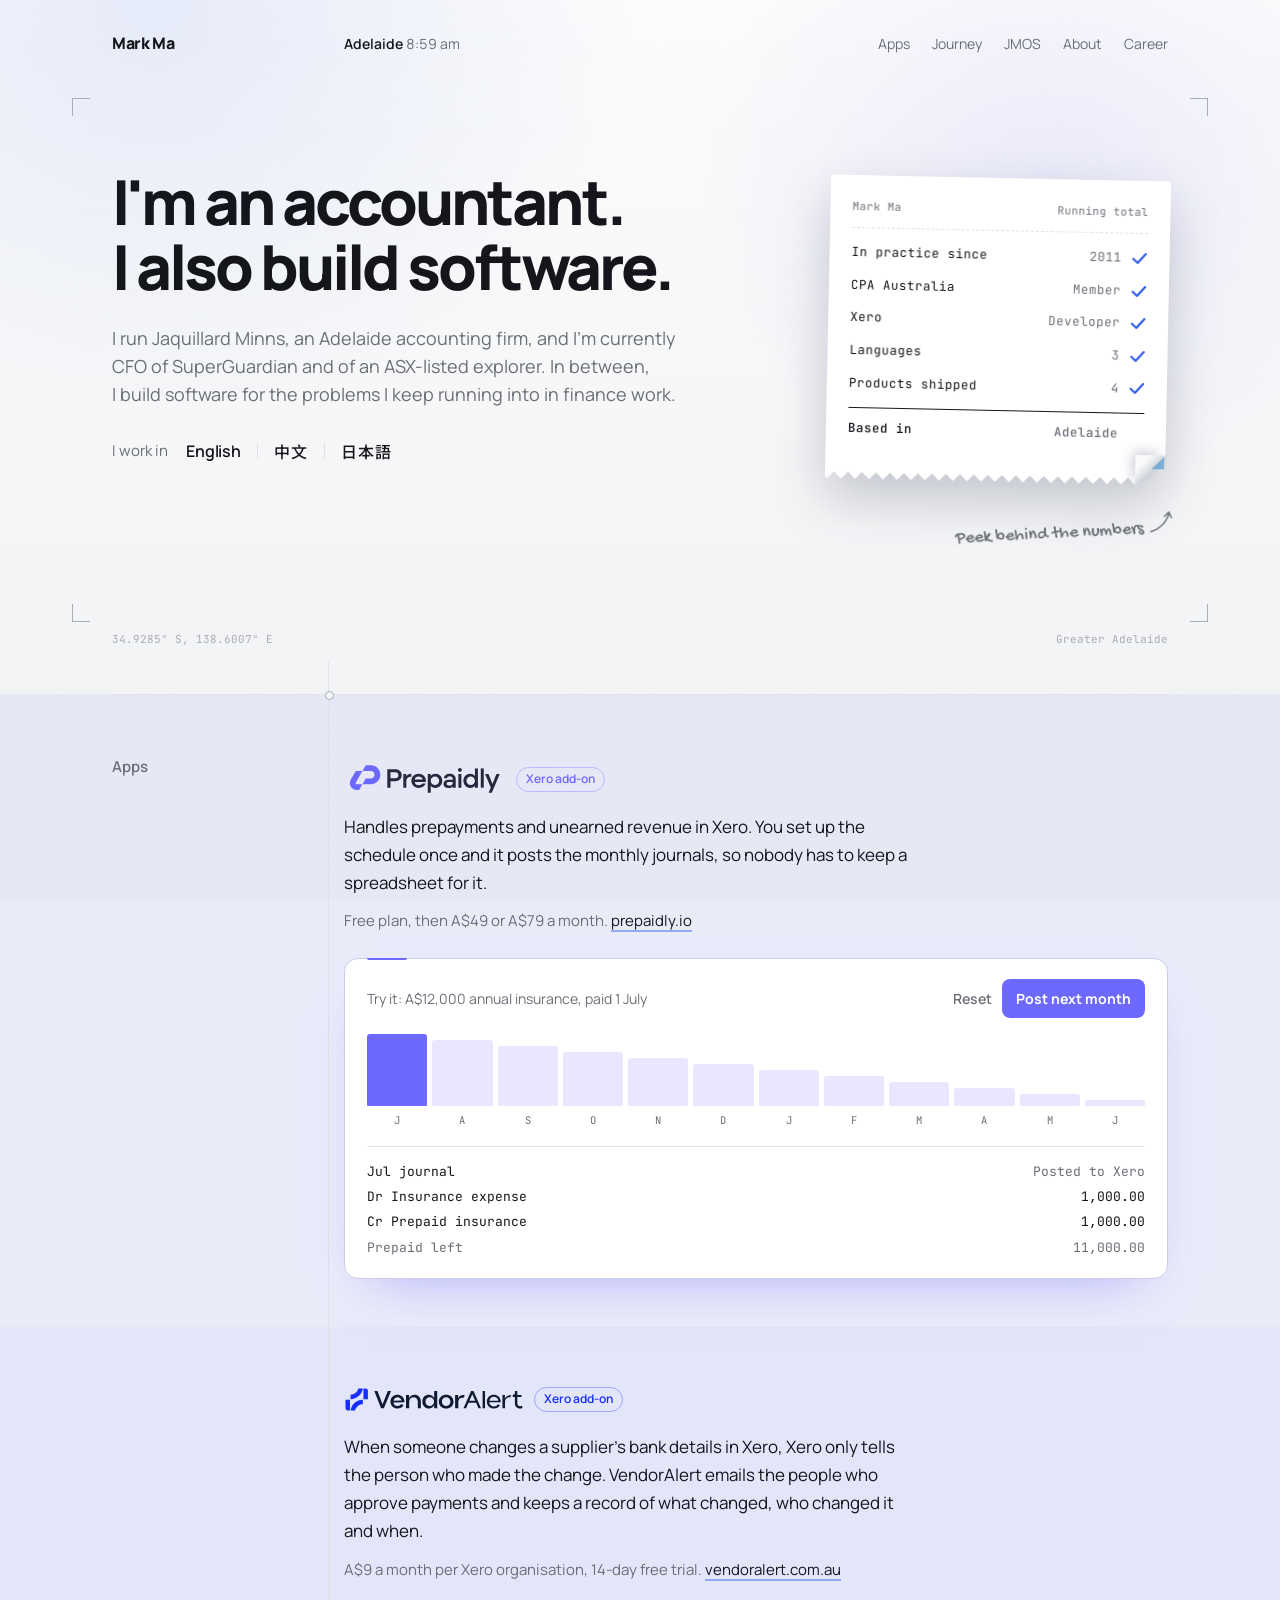
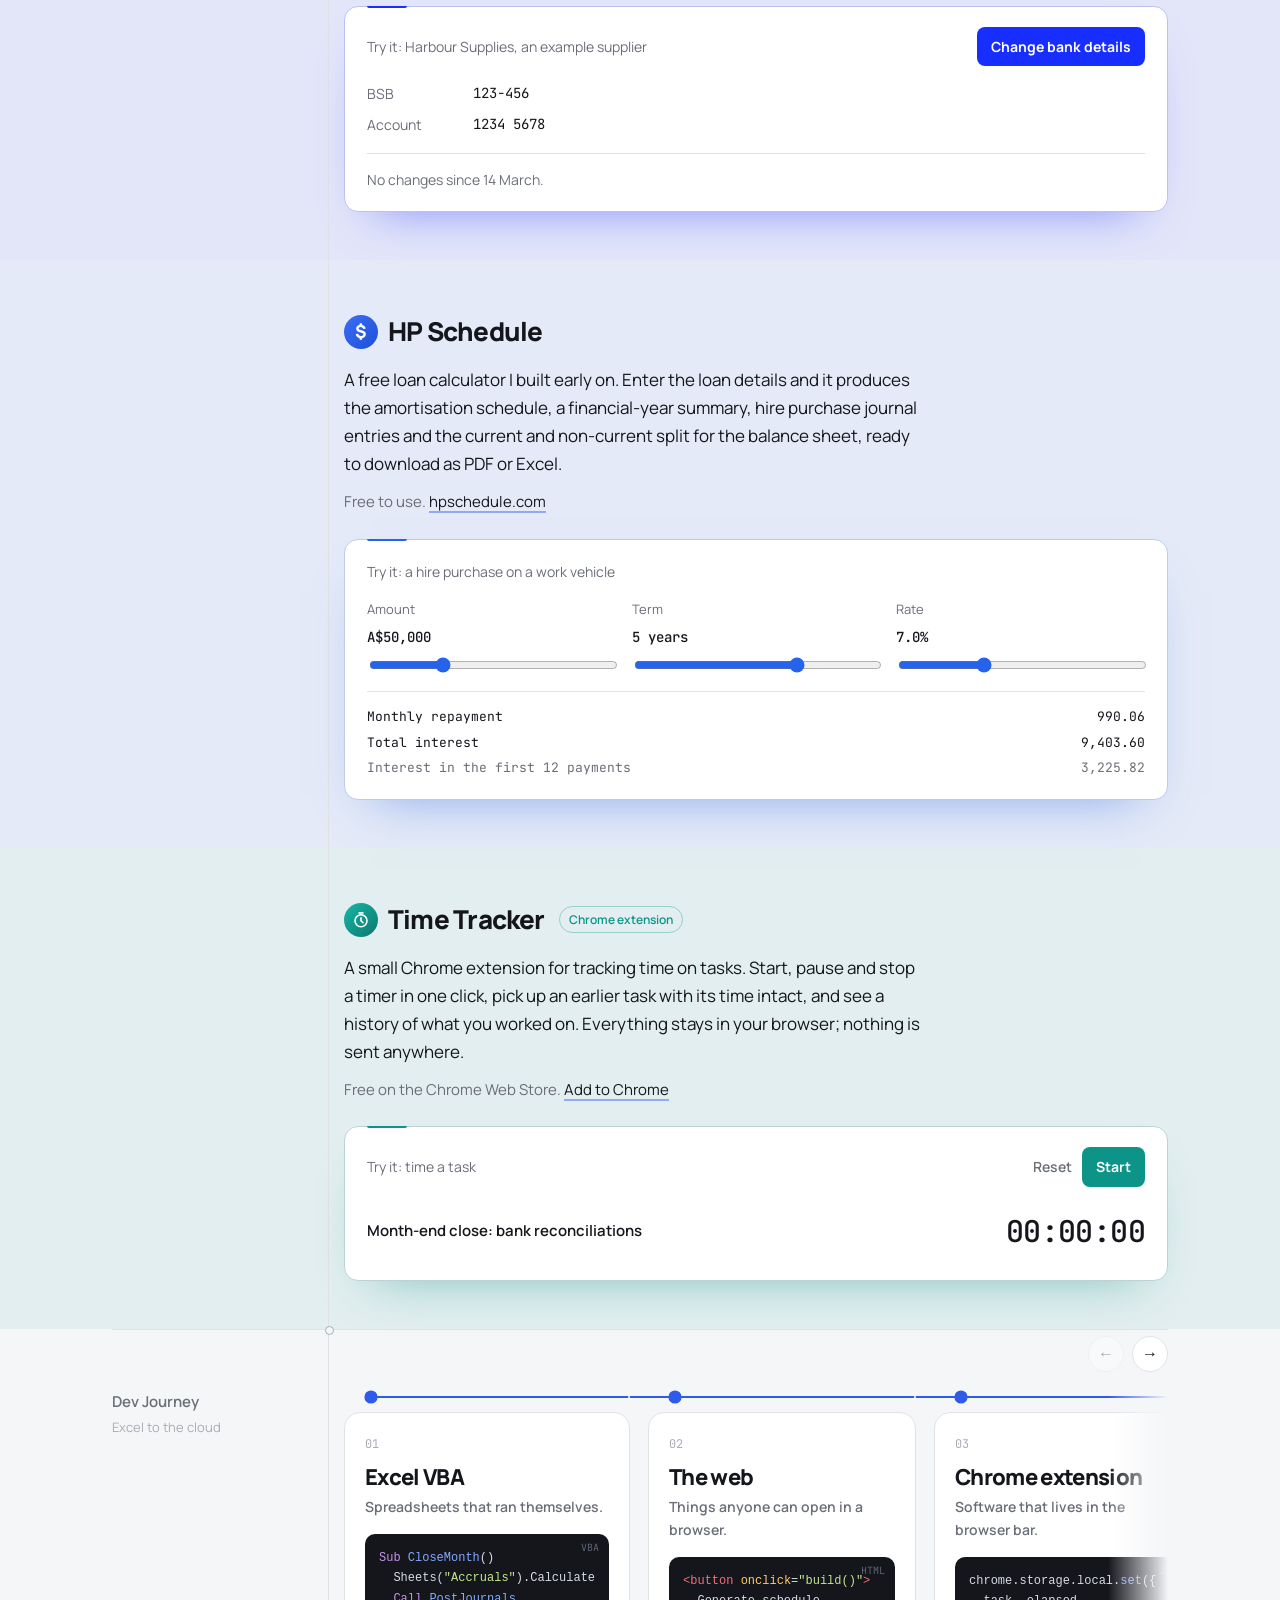
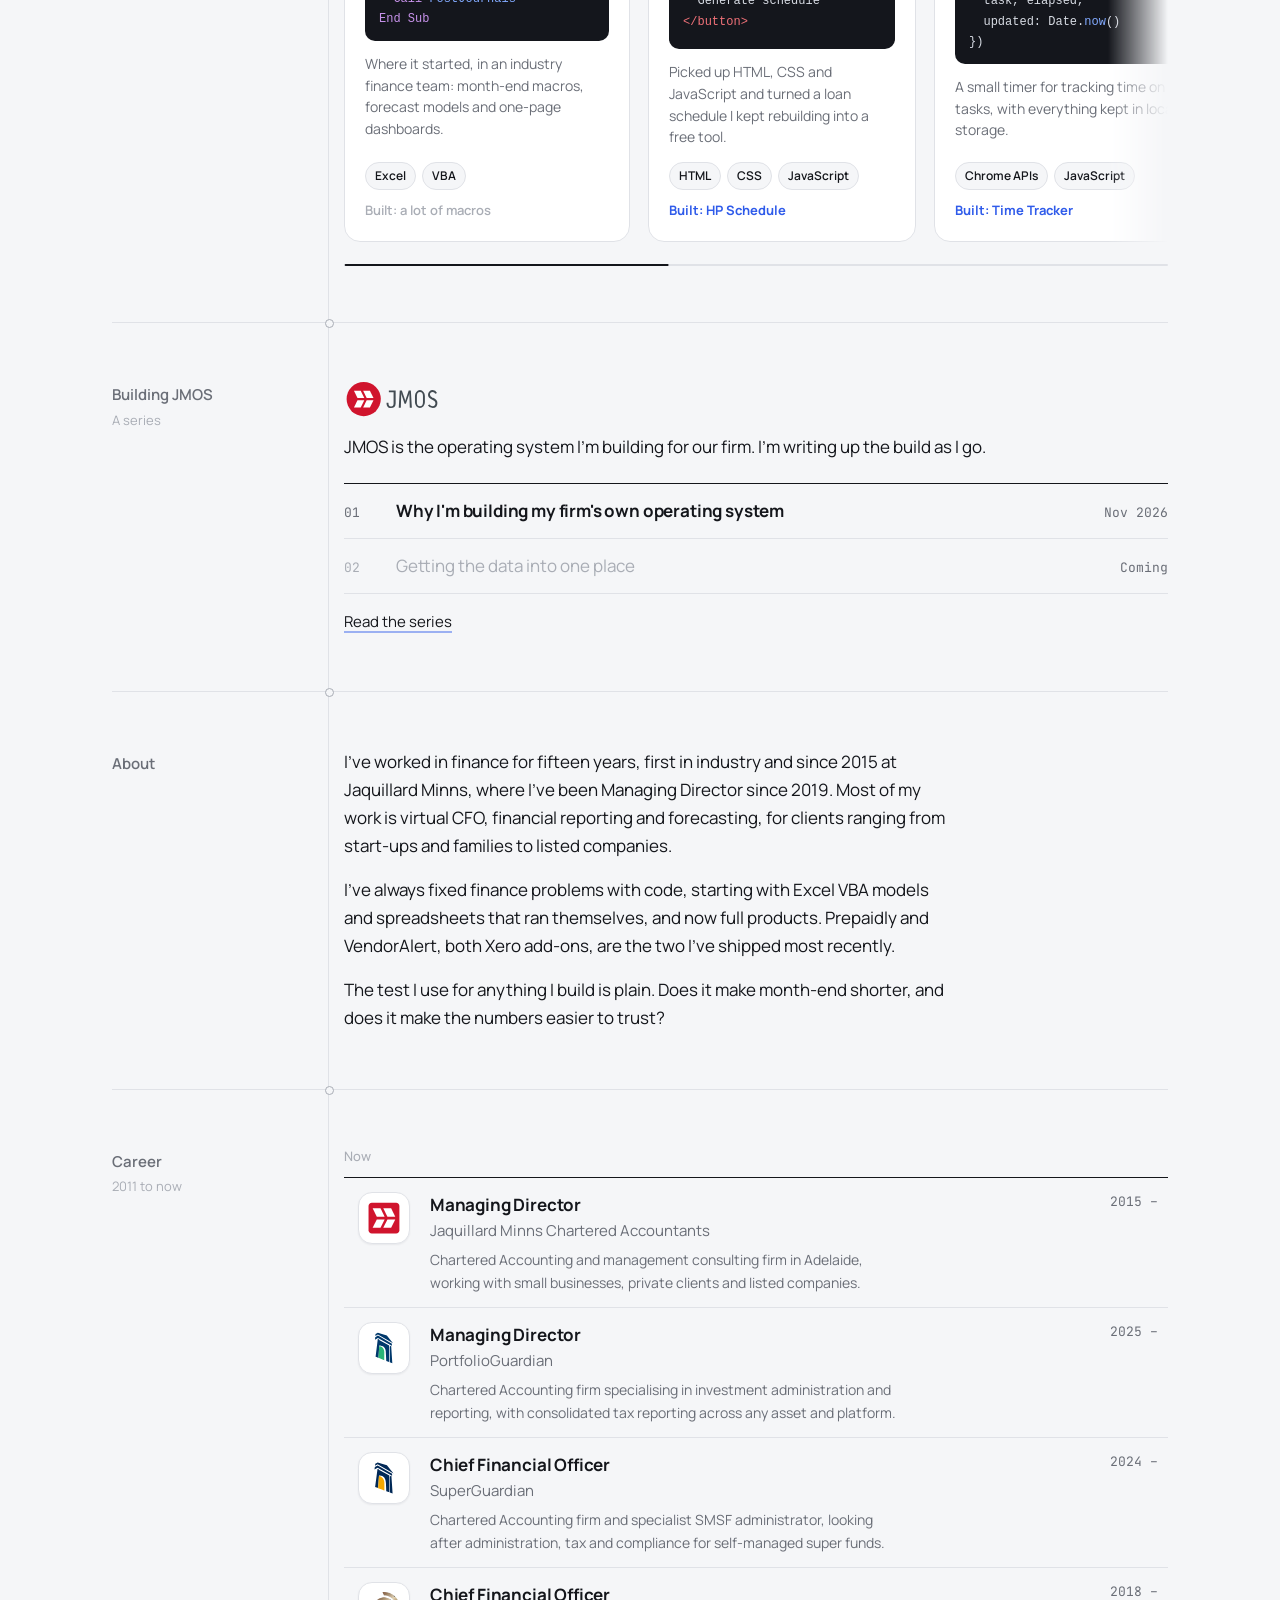
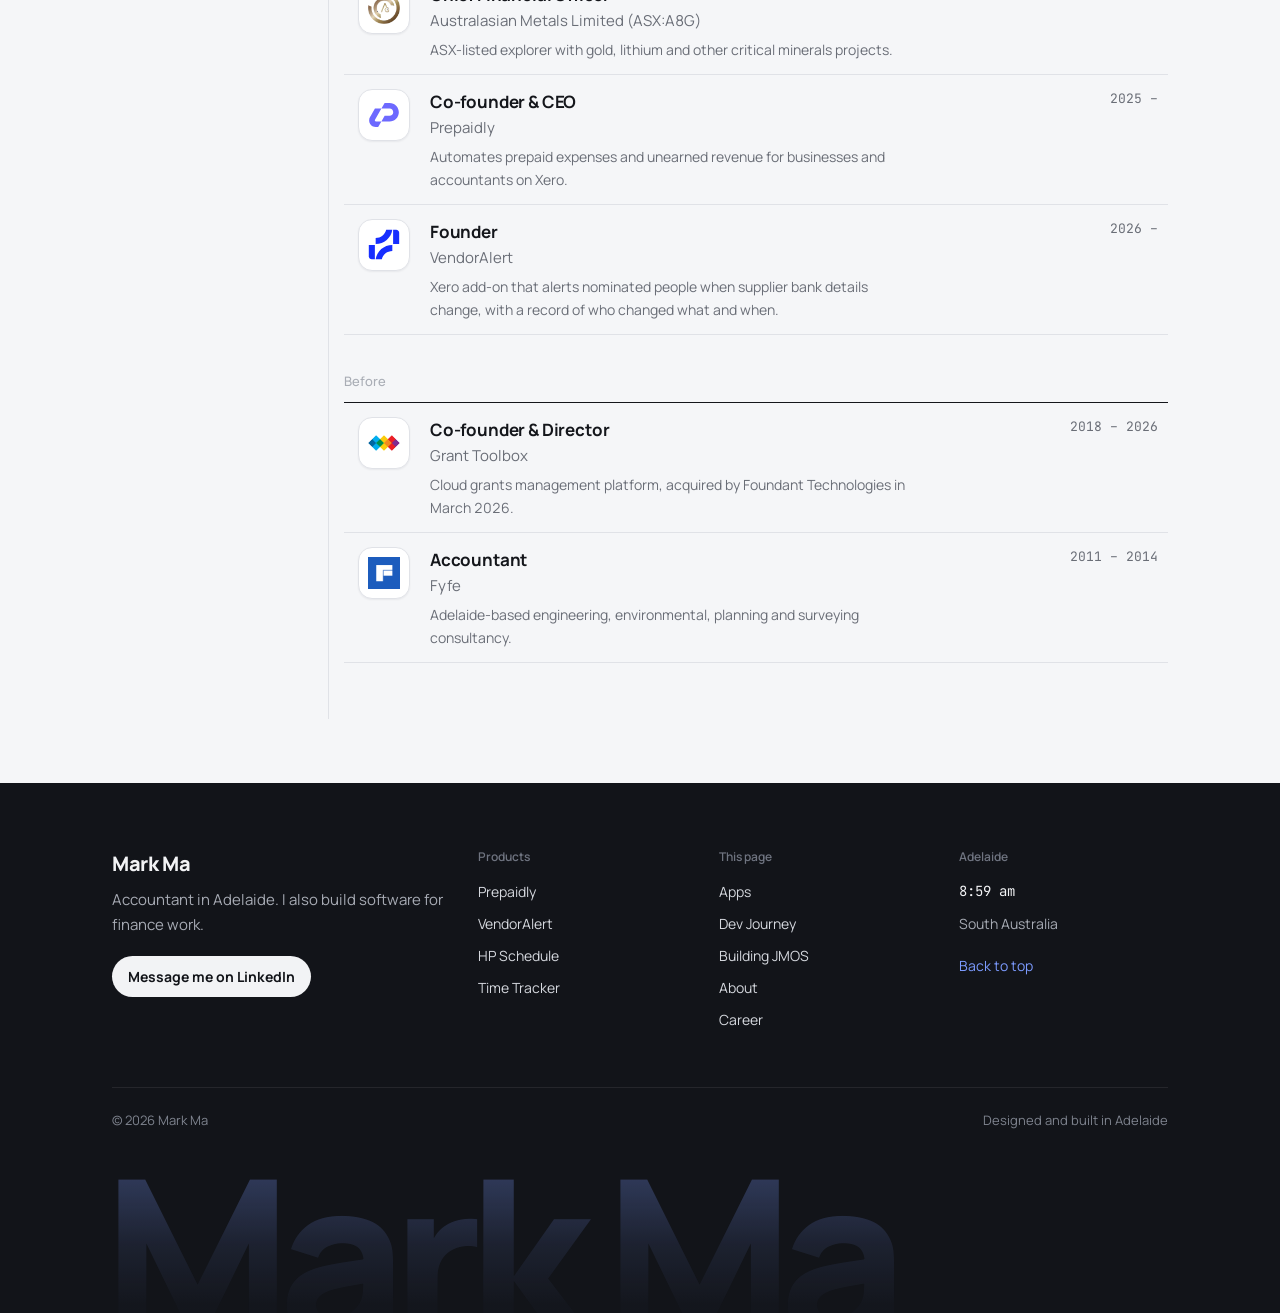
<file: index.html>
<!DOCTYPE html>
<html lang="en-AU">
<head>
<meta charset="utf-8">
<!-- Google Analytics -->
<script async src="https://www.googletagmanager.com/gtag/js?id=G-ZWKECGRCG0"></script>
<script>window.dataLayer=window.dataLayer||[];function gtag(){dataLayer.push(arguments);}gtag('js',new Date());gtag('config','G-ZWKECGRCG0');</script>
<meta name="viewport" content="width=device-width, initial-scale=1">
<title>Mark Ma</title>
<link rel="icon" href="/favicon.ico?v=4" sizes="any">
<link rel="icon" type="image/png" sizes="32x32" href="/favicon-32.png?v=4">
<link rel="apple-touch-icon" href="/apple-touch-icon.png?v=4">
<meta name="theme-color" content="#F5F6F8">
<meta name="description" content="Managing Director at Jaquillard Minns and CFO of SuperGuardian. I also build software: Prepaidly, VendorAlert, HP Schedule and Time Tracker.">
<meta property="og:type" content="website">
<meta property="og:url" content="https://markma.au/">
<meta property="og:site_name" content="Mark Ma">
<meta property="og:title" content="Mark Ma: I'm an accountant. I also build software.">
<meta property="og:description" content="Managing Director at Jaquillard Minns and CFO of SuperGuardian. I also build software: Prepaidly, VendorAlert, HP Schedule and Time Tracker.">
<meta property="og:image" content="https://markma.au/og.jpg">
<meta property="og:image:width" content="1200">
<meta property="og:image:height" content="630">
<meta property="og:image:alt" content="Mark Ma, accountant who builds software, with a watercolour portrait and a receipt tape of his credentials">
<meta name="twitter:card" content="summary_large_image">
<link rel="canonical" href="https://markma.au/">
<link rel="preconnect" href="https://fonts.googleapis.com">
<link rel="preconnect" href="https://fonts.gstatic.com" crossorigin>
<link href="https://fonts.googleapis.com/css2?family=Noto+Sans+SC:wght@500&text=%E4%B8%AD%E6%96%87&display=swap" rel="stylesheet">
<link href="https://fonts.googleapis.com/css2?family=Noto+Sans+JP:wght@500&text=%E6%97%A5%E6%9C%AC%E8%AA%9E&display=swap" rel="stylesheet">
<link href="https://fonts.googleapis.com/css2?family=Gochi+Hand&display=swap" rel="stylesheet">
<link href="https://fonts.googleapis.com/css2?family=Manrope:wght@300;400;500;600;700;800&family=JetBrains+Mono:wght@400;500&display=swap" rel="stylesheet">
<script>document.documentElement.classList.add("js");</script>
<style>
/* Mark Ma, personal site
   Quiet personal homepage (label column + text column), left-aligned, Manrope throughout.
   Details from a well-printed annual report: crop marks, a grid hairline, tabular figures.
   Sections: hero (typing headline, printed tape with a peel-back photo), Apps, Dev Journey,
   About, Career (logo tiles), footer. Motion: one load sequence, then only on scroll or click. */
:root {
  --bg: #F5F6F8;
  --paper: #FFFFFF;
  --ink: #14161B;
  --muted: #6A6E77;
  --faint: #A9ADB5;
  --line: #E0E2E7;
  --pen: #2F5BEA;
  --purple: #6D69FF;
  --red: #E5484D;
  --va: #172EFF;
  --hp: #2563EB;
  --tt: #0D9488;
  --sans: "Manrope", -apple-system, BlinkMacSystemFont, "Helvetica Neue", Arial, sans-serif;
  --mono: "JetBrains Mono", ui-monospace, Menlo, monospace;
  --label: 180px;
  color-scheme: light;
}
@media (prefers-color-scheme: dark) {
  :root:not([data-theme="light"]) {
    --night: #08090B; --wash-a: rgba(124,155,255,0.12); --wash-b: rgba(142,139,255,0.10); --wash-top: #15171C; --grain-o: 0.07;
    --bg: #0F1013; --paper: #191B20; --ink: #ECEDEF; --muted: #9A9EA7; --faint: #5C606A; --line: #262930;
    --pen: #7C9BFF; --purple: #8E8BFF; --red: #FF6B6F; --va: #6F80FF; color-scheme: dark;
  }
}
:root[data-theme="dark"] {
  --night: #08090B; --wash-a: rgba(124,155,255,0.12); --wash-b: rgba(142,139,255,0.10); --wash-top: #15171C; --grain-o: 0.07;
  --bg: #0F1013; --paper: #191B20; --ink: #ECEDEF; --muted: #9A9EA7; --faint: #5C606A; --line: #262930;
  --pen: #7C9BFF; --purple: #8E8BFF; --red: #FF6B6F; --va: #6F80FF; color-scheme: dark;
}

* { box-sizing: border-box; }
html { -webkit-text-size-adjust: 100%; overflow-x: clip; }
body { margin: 0; position: relative; background: var(--bg); color: var(--ink); font-family: var(--sans); font-size: 17px; line-height: 1.65; -webkit-font-smoothing: antialiased; overflow-x: clip; }
::selection { background: color-mix(in srgb, var(--pen) 22%, transparent); }
a { color: var(--ink); text-decoration: underline; text-decoration-color: color-mix(in srgb, var(--pen) 45%, transparent); text-underline-offset: 4px; text-decoration-thickness: 2px; }
a:hover { text-decoration-color: var(--pen); }
a:focus-visible, button:focus-visible { outline: 2px solid var(--pen); outline-offset: 3px; border-radius: 6px; }
h1, h2, h3, p { margin: 0; }

.page { max-width: 960px; margin: 0 auto; padding: 0 32px; position: relative; }
/* grid hairline running down the label column */
.page::before { content: ""; position: absolute; top: var(--hair-top, 0px); bottom: 0; left: calc(32px + var(--label) + 16px); width: 1px; background: var(--line); pointer-events: none; }

/* Top bar */
header { display: grid; grid-template-columns: var(--label) 1fr auto; gap: 32px; align-items: baseline; padding: 30px 0; font-size: 14px; position: relative; z-index: 1; }
header .name { font-weight: 800; font-size: 16px; letter-spacing: -0.02em; text-decoration: none; }
header .where { color: var(--muted); font-variant-numeric: tabular-nums; }
header .where b { font-weight: 600; color: var(--ink); }
header nav { display: flex; gap: 22px; }
header nav a { text-decoration: none; color: var(--muted); }
header nav a:hover { color: var(--ink); }

/* Hero with crop marks */
.hero { position: relative; z-index: 1; display: grid; grid-template-columns: 1fr 310px; gap: 56px; align-items: start; padding: 72px 40px 80px; margin: 12px -40px 72px; }
.crop { position: absolute; width: 18px; height: 18px; border-color: var(--faint); border-style: solid; border-width: 0; }
.crop.tl { top: 0; left: 0; border-top-width: 1px; border-left-width: 1px; }
.crop.tr { top: 0; right: 0; border-top-width: 1px; border-right-width: 1px; }
.crop.bl { bottom: 0; left: 0; border-bottom-width: 1px; border-left-width: 1px; }
.crop.br { bottom: 0; right: 0; border-bottom-width: 1px; border-right-width: 1px; }
.coords { position: absolute; bottom: -26px; left: 40px; right: 40px; display: flex; justify-content: space-between; font-family: var(--mono); font-size: 11px; color: var(--faint); font-variant-numeric: tabular-nums; }
.hero h1 .hl { display: block; }
.hero h1 { font-size: clamp(38px, 5.6vw, 62px); font-weight: 800; line-height: 1.04; letter-spacing: -0.048em; text-wrap: balance; }
.hero p { text-wrap: pretty; font-size: 18px; color: var(--muted); max-width: 32em; margin-top: 26px; line-height: 1.55; }
.langs { margin-top: 30px; display: flex; align-items: center; font-size: 15px; color: var(--muted); }
.langs .lbl { margin-right: 18px; }
.langs span[lang] { color: var(--ink); font-size: 16px; line-height: 1; padding: 0 16px; }
.langs span[lang] + span[lang] { border-left: 1px solid var(--line); }
.langs span[lang="en"] { font-family: var(--sans); font-weight: 600; letter-spacing: -0.01em; padding-left: 0; }
.langs span[lang="zh"] { font-family: "Noto Sans SC", "PingFang SC", "Microsoft YaHei", sans-serif; font-weight: 500; letter-spacing: 0.06em; }
.langs span[lang="ja"] { font-family: "Noto Sans JP", "Hiragino Sans", "Yu Gothic", sans-serif; font-weight: 500; letter-spacing: 0.06em; }

/* Adding-machine tape */
.tape {
  background: var(--paper); padding: 22px 22px 34px; font-family: var(--mono); font-size: 12.5px; color: var(--ink);
  box-shadow: 0 1px 0 var(--line), 0 22px 44px -20px rgba(20, 24, 40, 0.28);
  border-radius: 3px 3px 0 0; position: relative; transform: rotate(0.6deg);
  -webkit-mask: linear-gradient(#000 0 0) top / 100% calc(100% - 9px) no-repeat, conic-gradient(from -45deg at bottom, #0000, #000 1deg 89deg, #0000 90deg) bottom / 14px 10px repeat-x;
          mask: linear-gradient(#000 0 0) top / 100% calc(100% - 9px) no-repeat, conic-gradient(from -45deg at bottom, #0000, #000 1deg 89deg, #0000 90deg) bottom / 14px 10px repeat-x;
}
.tape-head { color: var(--muted); font-size: 11px; padding-bottom: 12px; border-bottom: 1px dashed var(--line); margin-bottom: 8px; display: flex; justify-content: space-between; }
.tline { display: grid; grid-template-columns: 1fr auto 16px; gap: 10px; align-items: center; padding: 6px 0; opacity: 0; transform: translateY(-6px); animation: print .32s steps(4, end) forwards; animation-delay: calc(0.1s + var(--i) * 0.26s); }
.js .tape:not(.go) .tline, .js .tape:not(.go) .tline svg path { animation-play-state: paused; }
.tline span:nth-child(2) { color: var(--muted); }
.tline svg { width: 16px; height: 13px; overflow: visible; }
.tline svg path { fill: none; stroke: var(--pen); stroke-width: 2.4; stroke-linecap: round; stroke-linejoin: round; stroke-dasharray: 30; stroke-dashoffset: 30; animation: tick .28s ease-out forwards; animation-delay: calc(1.9s + var(--i) * 0.14s); }
.tline.total { border-top: 1px solid var(--ink); margin-top: 8px; padding-top: 10px; font-weight: 500; }
@keyframes print { to { opacity: 1; transform: none; } }
@keyframes tick { to { stroke-dashoffset: 0; } }

/* Rows */
.row { display: grid; grid-template-columns: var(--label) 1fr; gap: 32px; padding: 56px 0; border-top: 1px solid var(--line); position: relative; }
.row::before { content: ""; position: absolute; top: -4px; left: calc(var(--label) + 16px - 3.5px); width: 7px; height: 7px; border-radius: 50%; background: var(--bg); border: 1px solid var(--faint); }
.row > h2 { font-size: 15px; font-weight: 600; color: var(--muted); padding-top: 4px; }
.row > h2 small { display: block; font-weight: 400; color: var(--faint); font-size: 13px; margin-top: 2px; }
.text p { max-width: 36em; }
.text p + p { margin-top: 16px; }

/* Ledger */
.ledger { width: 100%; border-collapse: collapse; font-variant-numeric: tabular-nums; }
.ledger caption { text-align: left; font-size: 13px; color: var(--faint); padding: 0 0 10px; font-weight: 500; }
.ledger td { padding: 13px 0; border-bottom: 1px solid var(--line); vertical-align: top; }
.ledger tr:first-child td { border-top: 1px solid var(--ink); }
.ledger .role { font-weight: 700; letter-spacing: -0.01em; }
.ledger .org { color: var(--muted); display: block; font-size: 15px; }
.ledger .note { display: block; font-size: 14px; color: var(--muted); margin-top: 4px; max-width: 34em; }
.ledger .yr { text-align: right; font-family: var(--mono); font-size: 13px; color: var(--muted); white-space: nowrap; padding-left: 24px; }
.ledger + .ledger { margin-top: 36px; }

/* Apps */
.app + .app { margin-top: 64px; }
.app h3 { font-size: 26px; font-weight: 800; letter-spacing: -0.03em; display: flex; align-items: center; gap: 10px; }
.app h3.app-logo { height: 48px; margin-bottom: 4px; }
.app h3.app-logo img { display: block; }
.app .what { margin-top: 10px; max-width: 34em; }
.app .meta { margin-top: 12px; font-size: 15px; color: var(--muted); }
.demo { margin-top: 24px; background: var(--paper); border-radius: 14px; padding: 20px 22px; border: 1px solid var(--line); position: relative; }
.demo::after { content: ""; position: absolute; top: -1px; left: 22px; width: 40px; height: 2px; background: var(--c); border-radius: 0 0 2px 2px; }
.demo-top { display: flex; justify-content: space-between; align-items: center; gap: 12px; flex-wrap: wrap; margin-bottom: 16px; }
.demo-top .cap { font-size: 14px; color: var(--muted); }
.btn { font: inherit; font-size: 14px; font-weight: 700; padding: 8px 14px; border-radius: 8px; border: 0; cursor: pointer; color: #fff; background: var(--c); }
.btn.quiet { background: transparent; color: var(--muted); padding: 8px 6px; font-weight: 600; }
.btn:hover { filter: brightness(1.06); }
.btn.quiet:hover { color: var(--ink); filter: none; }
.btns { display: flex; gap: 4px; align-items: center; }
.months { display: grid; grid-template-columns: repeat(12, 1fr); gap: 5px; align-items: end; height: 72px; }
.months i { display: block; border-radius: 3px 3px 1px 1px; background: color-mix(in srgb, var(--purple) 16%, var(--paper)); transition: background .25s ease; }
.months i.on { background: var(--purple); }
.mlabels { display: grid; grid-template-columns: repeat(12, 1fr); gap: 5px; font-family: var(--mono); font-size: 10.5px; color: var(--muted); text-align: center; margin-top: 6px; }
.journal { margin-top: 16px; padding-top: 14px; border-top: 1px solid var(--line); font-family: var(--mono); font-size: 13px; display: grid; grid-template-columns: 1fr auto; gap: 4px 16px; font-variant-numeric: tabular-nums; }
.journal .r { text-align: right; }
.journal .dim { color: var(--muted); }
.bank { font-family: var(--mono); font-size: 14px; display: grid; grid-template-columns: 90px 1fr; gap: 8px 16px; font-variant-numeric: tabular-nums; }
.bank dt { font-family: var(--sans); font-size: 14px; color: var(--muted); }
.bank dd { justify-self: start; margin: 0 0 0 -4px; padding: 0 4px; border-radius: 4px; transition: background .6s ease, color .3s ease; }
.bank dd.changed { color: var(--red); background: color-mix(in srgb, var(--red) 12%, transparent); }
.alert { margin-top: 16px; padding-top: 14px; border-top: 1px solid var(--line); font-size: 14px; color: var(--muted); }
.alert b { color: var(--red); }


/* Footer with set-in wordmark */
footer { margin-top: 40px; border-top: 1px solid var(--line); position: relative; overflow: hidden; }
.foot { display: flex; justify-content: space-between; gap: 16px; flex-wrap: wrap; padding: 24px 0 0; font-size: 13px; color: var(--muted); position: relative; z-index: 1; }
.wordmark { font-size: clamp(90px, 21vw, 220px); font-weight: 800; letter-spacing: -0.065em; line-height: 0.78; color: transparent; -webkit-text-stroke: 1px var(--faint); margin: 28px 0 -0.12em -0.04em; user-select: none; white-space: nowrap; }


/* ---- Colour layer ---- */
:root { --night: #121419; }

.ledger tr { transition: background .25s ease; }
.ledger tr:hover td { background: color-mix(in srgb, var(--m) 7%, transparent); }
.ledger td:first-child { padding-left: 10px; border-left: 2px solid transparent; transition: border-color .25s ease; }
.ledger tr:hover td:first-child { border-left-color: var(--m); }
.ledger td.yr { padding-right: 10px; }

.app.band { position: relative; padding: 48px 0; }
.app.band::before { content: ""; position: absolute; top: 0; bottom: 0; left: -100vw; right: -100vw; background: color-mix(in srgb, var(--c) 8%, var(--bg)); z-index: -1; }
.app.band + .app.band { margin-top: 0; }
.app.band .demo { box-shadow: 0 24px 50px -30px color-mix(in srgb, var(--c) 55%, transparent); border-color: color-mix(in srgb, var(--c) 18%, var(--line)); }
#apps { padding-bottom: 0; }
#apps > div { margin-top: -57px; }
#apps .app.band:first-child { padding-top: 61px; }
#apps > h2 { position: relative; }

footer.dark { margin: 64px calc(50% - 50vw) 0; padding: 0 calc(50vw - 50%); border-top: 0; position: relative; color: #A7ABB4; background: var(--night); }
footer.dark .foot { color: #7E838E; padding: 22px 0 0; margin-top: 56px; border-top: 1px solid rgba(255,255,255,0.08); }
.foot-top { display: grid; grid-template-columns: 1.6fr 1fr 1fr 1fr; gap: 32px; padding-top: 64px; position: relative; z-index: 1; }
.foot-id b { display: block; color: #F2F3F5; font-size: 20px; font-weight: 800; letter-spacing: -0.02em; }
.foot-id p { margin: 8px 0 0; color: #A7ABB4; font-size: 15px; max-width: 24em; }
.foot-cta { display: inline-block; margin-top: 18px; padding: 9px 16px; border-radius: 999px; background: #F2F3F5; color: #121419; font-size: 14px; font-weight: 700; text-decoration: none; transition: transform .2s ease; }
.foot-cta:hover { transform: translateY(-1px); }
.foot-col { display: flex; flex-direction: column; gap: 9px; font-size: 14px; }
.foot-col h3 { margin: 0 0 4px; font-size: 12px; font-weight: 600; color: #6F7480; }
.foot-col a { color: #D5D8DE; text-decoration: none; width: fit-content; }
.foot-col a:hover { color: #FFFFFF; text-decoration: underline; text-decoration-color: #7C9BFF; }
.foot-clock { color: #F2F3F5; font-family: var(--mono); font-variant-numeric: tabular-nums; }
.foot-col .foot-top-link { margin-top: 10px; color: #7C9BFF; }
@media (max-width: 780px) { .foot-top { grid-template-columns: 1fr 1fr; gap: 28px 20px; } .foot-id { grid-column: 1 / -1; } }
footer.dark .wordmark { -webkit-text-stroke: 0; color: transparent; background: linear-gradient(180deg, rgba(124,155,255,0.30) 0%, rgba(124,155,255,0.10) 45%, rgba(124,155,255,0.02) 80%); -webkit-background-clip: text; background-clip: text; margin-top: 36px; }
.page::before { bottom: auto; height: calc(100% - var(--foot-h, 300px) - var(--hair-top, 0px)); }
@media (max-width: 780px) { .desk { max-width: 340px; width: 100%; } }

/* Page background: no pattern. A soft wash of colour across the top of the page
   (blue on the left, a little violet behind the tape) over a fine paper grain. */
body { background: var(--bg); }
body::before {
  content: ""; position: absolute; inset: 0 0 auto 0; height: 1000px; z-index: -2; pointer-events: none;
  background:
    radial-gradient(55% 60% at 12% 0%, var(--wash-a), transparent 70%),
    radial-gradient(40% 45% at 82% 18%, var(--wash-b), transparent 70%),
    linear-gradient(180deg, var(--wash-top), transparent 75%);
}
body::after {
  content: ""; position: fixed; inset: 0; z-index: -1; pointer-events: none; opacity: var(--grain-o);
  background-image: url("data:image/svg+xml;utf8,<svg xmlns='http://www.w3.org/2000/svg' width='160' height='160'><filter id='n'><feTurbulence type='fractalNoise' baseFrequency='.9' numOctaves='2' stitchTiles='stitch'/><feColorMatrix values='0 0 0 0 0  0 0 0 0 0  0 0 0 0 0  0 0 0 .5 0'/></filter><rect width='100%' height='100%' filter='url(%23n)'/></svg>");
}
:root { --wash-a: rgba(47, 91, 234, 0.10); --wash-b: rgba(109, 105, 255, 0.10); --wash-top: #FFFFFF; --grain-o: 0.05; }





/* Peel-back tape with the photo underneath */
.desk { position: relative; padding-top: 8px; }
.peel { position: relative; transform: rotate(1.2deg); filter: drop-shadow(0 1px 0 var(--line)) drop-shadow(0 22px 26px rgba(20, 28, 60, 0.22)); touch-action: none; }
.desk .peel .tape { transform: none !important; box-shadow: none !important; position: relative; z-index: 1; will-change: clip-path; }
.under { position: absolute; inset: 1px 1px 16px 1px; z-index: 0; overflow: hidden; border-radius: 3px 3px 0 0; background: #73ACD8; }
.under img { position: absolute; inset: 0; width: 100%; height: 100%; object-fit: cover; object-position: 60% 0%; display: block; }
.flapwrap { position: absolute; inset: 0; z-index: 2; pointer-events: none; filter: drop-shadow(-3px -3px 6px rgba(20, 28, 60, 0.22)); }
.flap { position: absolute; inset: -900px; clip-path: polygon(0 0, 0 0, 0 0);
  background: linear-gradient(135deg, #E4E6EA 0, #EEF0F2 calc(var(--fold, 0px) - 70px), #FAFAFB calc(var(--fold, 0px) - 10px), #D7DAE0 var(--fold, 0px), transparent var(--fold, 0px)); }
.corner { position: absolute; z-index: 4; right: -6px; bottom: 2px; width: 64px; height: 64px; padding: 0; border: 0; background: transparent; cursor: grab; border-radius: 12px; }
.corner:active { cursor: grabbing; }
.corner:focus-visible { outline: 2px solid var(--pen); outline-offset: 2px; }
.peel-hint { margin: 10px -6px 0 0; display: flex; justify-content: flex-end; align-items: flex-end; gap: 4px; white-space: nowrap; font-family: 'Gochi Hand', 'Comic Sans MS', cursive; font-size: 21px; font-weight: 400; line-height: 1; color: var(--pen); transform: rotate(-3deg); transform-origin: right center; }
.peel-hint svg { width: 26px; height: 26px; margin-bottom: 8px; flex: none; }

:root[data-theme="dark"] .flap { filter: brightness(.32); }
@media (prefers-color-scheme: dark) { :root:not([data-theme="light"]) .flap { filter: brightness(.32); } }


/* Live Adelaide weather beside the clock (Open-Meteo, no key) */
.wx { display: inline-flex; align-items: baseline; gap: 5px; margin-left: 12px; padding-left: 12px; border-left: 1px solid var(--line); color: var(--muted); }
.wx svg { width: 15px; height: 15px; flex: none; align-self: center; position: relative; top: 1px; }
.wx[hidden] { display: none; }
.wx b { font-weight: 600; color: var(--ink); font-variant-numeric: tabular-nums; }

/* Headline types itself out on load */
.js .hero h1.typing .ch { opacity: 0; }
.js .hero h1.typing .ch.on { opacity: 1; }
.caret { display: inline-block; width: 0.07em; height: 0.92em; margin-left: 0.04em; margin-right: -0.11em; background: var(--pen); vertical-align: -0.08em; border-radius: 1px; animation: blink 1s steps(1, end) infinite; }
.caret.done { animation: blink 1s steps(1, end) 3, caretOut .4s ease 3s forwards; }
@keyframes blink { 50% { opacity: 0; } }
@keyframes caretOut { to { opacity: 0; } }

/* HP Schedule */
.hp-title { display: flex; align-items: center; gap: 10px; font-size: 26px; font-weight: 800; letter-spacing: -0.03em; color: var(--ink); }
.hp-mark { width: 34px; height: 34px; border-radius: 50%; display: grid; place-items: center; color: #fff; font-size: 18px; font-weight: 800; background: linear-gradient(135deg, #3B6FF5, #1D4ED8); }
.hp-inputs { display: grid; grid-template-columns: repeat(3, 1fr); gap: 16px; }
.hp-inputs label { display: grid; gap: 6px; font-size: 13px; color: var(--muted); }
.hp-inputs b { font-family: var(--mono); font-weight: 500; color: var(--ink); font-size: 14px; font-variant-numeric: tabular-nums; }
.hp-inputs input[type=range] { width: 100%; accent-color: var(--hp); }
@media (max-width: 560px) { .hp-inputs { grid-template-columns: 1fr; } }

/* Time Tracker */
.tt-mark { background: linear-gradient(135deg, #14B8A6, #0F766E); }
.hp-title .tag { font-size: 12px; font-weight: 600; letter-spacing: 0; color: var(--tt); border: 1px solid color-mix(in srgb, var(--tt) 35%, transparent); border-radius: 99px; padding: 3px 9px; margin-left: 4px; }
.tt-row { display: flex; justify-content: space-between; align-items: center; gap: 16px; padding: 4px 0; flex-wrap: wrap; }
.tt-task { font-size: 15px; font-weight: 600; }
.tt-time { font-family: var(--mono); font-size: 30px; font-weight: 500; letter-spacing: -0.02em; font-variant-numeric: tabular-nums; color: var(--ink); }
.tt-time.run { color: var(--tt); }

/* Logos: white-text versions in dark mode */
.on-dark { display: none !important; }
:root[data-theme="dark"] .on-light { display: none !important; }
:root[data-theme="dark"] .on-dark { display: block !important; }
@media (prefers-color-scheme: dark) {
  :root:not([data-theme="light"]) .on-light { display: none !important; }
  :root:not([data-theme="light"]) .on-dark { display: block !important; }
}

/* Dev journey: a horizontal track of stops, each with a line of real-looking code */
.journey { position: relative; min-width: 0; }
.j-controls { position: absolute; top: -50px; right: 0; display: flex; gap: 8px; }
.j-btn { width: 36px; height: 36px; border-radius: 50%; border: 1px solid var(--line); background: var(--paper); color: var(--ink); font-size: 16px; cursor: pointer; transition: background .2s ease, border-color .2s ease, opacity .2s ease; }
.j-btn:hover { border-color: var(--pen); }
.j-btn[disabled] { opacity: .35; cursor: default; }
.j-track { list-style: none; margin: 0; padding: 26px 2px 8px; display: flex; gap: 18px; overflow-x: auto; scroll-snap-type: x mandatory; scroll-behavior: smooth; scrollbar-width: none; position: relative; cursor: grab;
  -webkit-mask: linear-gradient(90deg, #000 0, #000 calc(100% - 60px), transparent); mask: linear-gradient(90deg, #000 0, #000 calc(100% - 60px), transparent); }
.j-track::-webkit-scrollbar { display: none; }
.j-track.drag { cursor: grabbing; scroll-snap-type: none; scroll-behavior: auto; }
.j-track:focus-visible { outline: 2px solid var(--pen); outline-offset: 4px; border-radius: 8px; }
.j-stop { position: relative; flex: 0 0 268px; scroll-snap-align: start; display: flex; flex-direction: column; gap: 10px; padding: 22px 20px 20px; background: var(--paper); border: 1px solid var(--line); border-radius: 16px; }
.j-stop::before { content: ""; position: absolute; top: -17px; left: -19px; right: -1px; height: 2px; background: var(--line); }
.j-stop:first-child::before { left: 20px; }
.j-stop::after { content: ""; position: absolute; top: -17px; left: -19px; height: 2px; width: calc(100% + 18px); background: var(--pen); transform: scaleX(0); transform-origin: left; transition: transform .5s ease; transition-delay: calc(var(--k) * 220ms); }
.j-stop:first-child::after { left: 20px; width: calc(100% - 21px); }
.journey.in .j-stop::after { transform: scaleX(1); }
.j-dot { position: absolute; top: -22px; left: 20px; width: 12px; height: 12px; border-radius: 50%; background: var(--bg); border: 2px solid var(--faint); transition: background .3s ease, border-color .3s ease, transform .3s ease; transition-delay: calc(var(--k) * 220ms + 200ms); }
.journey.in .j-dot { background: var(--pen); border-color: var(--pen); transform: scale(1.1); }
.j-n { font-family: var(--mono); font-size: 12px; color: var(--faint); }
.j-stop h3 { font-size: 22px; font-weight: 800; letter-spacing: -0.03em; line-height: 1.1; }
.j-stop h3.j-logo { display: flex; align-items: center; gap: 9px; }
.j-logo img { width: 24px; height: 24px; flex: none; }
.j-line { font-size: 14px; font-weight: 600; color: var(--muted); margin: -4px 0 0; }
.j-code { position: relative; margin: 6px 0 2px; padding: 14px 14px 12px; border-radius: 10px; background: #14161C; color: #D7DBE3; font-family: var(--mono); font-size: 12px; line-height: 1.6; white-space: pre; overflow: hidden; min-height: 92px; }
.j-code::after { content: attr(data-lang); position: absolute; top: 6px; right: 10px; font-size: 10px; color: #5E6573; }
.j-code .k { color: #C792EA; } .j-code .f { color: #82AAFF; } .j-code .s { color: #C3E88D; } .j-code .t { color: #F07178; } .j-code .a { color: #FFCB6B; } .j-code .c { color: #5E6573; }
.j-body { font-size: 14px; color: var(--muted); line-height: 1.55; }
.j-chips { display: flex; flex-wrap: wrap; gap: 6px; margin-top: auto; padding-top: 4px; }
.j-chips span { font-size: 12px; font-weight: 600; padding: 3px 9px; border-radius: 99px; background: var(--bg); border: 1px solid var(--line); }
.j-prod { font-size: 13px; font-weight: 700; color: var(--pen); text-decoration: none; }
.j-prod:hover { text-decoration: underline; }
.j-prod.none { color: var(--faint); font-weight: 600; }
.j-next { background: transparent; border-style: dashed; }
.j-cursor { display: inline-block; width: 7px; height: 13px; margin-left: 3px; background: #D7DBE3; vertical-align: -2px; animation: blink 1s steps(1, end) infinite; }
.j-progress { height: 2px; background: var(--line); border-radius: 2px; margin-top: 14px; overflow: hidden; }
.j-progress i { display: block; height: 100%; width: 20%; background: var(--ink); border-radius: 2px; transform-origin: left; }
@media (max-width: 780px) { .j-controls { display: none; } .j-stop { flex-basis: 240px; } }
@media (prefers-reduced-motion: reduce) { .j-stop::after, .j-dot { transition: none; } .j-cursor { animation: none; } }

/* Career: company marks in matching tiles */
.ledger td.lg { width: 86px; padding: 14px 18px 14px 14px; vertical-align: top; }
.ledger td.lg a { display: block; text-decoration: none; width: fit-content; }
.ledger .tile { display: grid; place-items: center; width: 52px; height: 52px; padding: 9px; border-radius: 14px; background: #FFFFFF; border: 1px solid var(--line); box-shadow: 0 1px 2px rgba(20,24,40,.06); transition: transform .25s ease, box-shadow .25s ease; }
.ledger .tile img { width: 32px; height: 32px; object-fit: contain; display: block; }
.ledger tr:hover .tile { box-shadow: 0 0 0 3px color-mix(in srgb, var(--m) 18%, transparent); }
.ledger td.lg + td { padding-left: 0; }
@media (max-width: 560px) { .ledger td.lg { width: 66px; padding-left: 10px; padding-right: 12px; } .ledger .tile { width: 42px; height: 42px; padding: 7px; border-radius: 11px; } .ledger .tile img { width: 26px; height: 26px; } }

/* Career rows: no side bar on hover, whole row opens the company site */
.ledger td:first-child, .ledger tr:hover td:first-child { border-left: 0 !important; }
.ledger td.lg { padding-left: 14px !important; }
.ledger tr[data-href] { cursor: pointer; }

/* Scroll motion (only when JS runs) */
.progress { position: absolute; top: 0; left: calc(32px + var(--label) + 16px); width: 1px; height: 0; background: var(--pen); pointer-events: none; z-index: 0; }
.row.passed::before { background: var(--pen); border-color: var(--pen); transition: background .3s ease, border-color .3s ease; }
.js .rv { opacity: 0; transform: translateY(18px); transition: opacity .7s cubic-bezier(.2,.7,.2,1), transform .7s cubic-bezier(.2,.7,.2,1); transition-delay: calc(var(--d, 0) * 90ms); }
.js .rv.in { opacity: 1; transform: none; }
.js .ledger tr { clip-path: inset(0 100% 0 0); transition: clip-path .7s cubic-bezier(.6,.05,.2,1); transition-delay: calc(var(--d, 0) * 110ms); }
.js .ledger.in tr { clip-path: inset(0 0 0 0); }
.js .months i { transform: scaleY(0); transform-origin: bottom; transition: transform .6s cubic-bezier(.2,.7,.2,1), background .25s ease; transition-delay: calc(var(--d, 0) * 45ms); }
.js .months.in i { transform: none; }
.js .wordmark { transform: translateY(40%); opacity: 0; transition: transform 1.1s cubic-bezier(.2,.7,.2,1), opacity 1.1s ease; }
.js footer.in .wordmark { transform: none; opacity: 1; }
@media (max-width: 780px) { .progress { display: none; } }
@media (prefers-reduced-motion: reduce) {
  .js .rv, .js .ledger tr, .js .months i, .js .wordmark { opacity: 1; transform: none; clip-path: none; transition: none; }
}

@media (max-width: 780px) {
  :root { --label: 0px; }
  .page::before, .row::before { display: none; }
  header { grid-template-columns: 1fr auto; }
  header nav { display: none; }
  .hero { grid-template-columns: 1fr; gap: 44px; padding: 44px 20px 56px; margin: 8px -20px 56px; }
  .coords { left: 20px; right: 20px; }
  .tape { max-width: none; }
  .row { grid-template-columns: 1fr; gap: 14px; padding: 42px 0; }
}
@media (max-width: 420px) {
  .page { padding: 0 20px; }
  header .where { display: none; }
  .wx span { display: none; }
  .langs { flex-wrap: wrap; row-gap: 8px; }
}
@media (prefers-reduced-motion: reduce) {
  .tline, .tline svg path { animation: none; opacity: 1; transform: none; stroke-dashoffset: 0; }
  .months i, .bank dd { transition: none; }
}

.app-logo { display: flex; align-items: center; flex-wrap: wrap; gap: 10px; }
.app-logo .tag.xa { font-size: 12px; font-weight: 600; letter-spacing: 0; color: var(--c, var(--pen)); border: 1px solid color-mix(in srgb, var(--c, var(--pen)) 35%, transparent); border-radius: 99px; padding: 3px 9px; line-height: 1.4; }
/* Building JMOS: plain list */
.text p.jm-intro { max-width: none; }
.jm-logo { display: block; margin-bottom: 14px; }
.jm-logo img { height: 40px; width: auto; display: block; }
.jm-parts { list-style: none; margin: 22px 0 0; padding: 0; font-variant-numeric: tabular-nums; }
.jm-parts li { display: grid; grid-template-columns: 40px 1fr auto; gap: 12px; align-items: baseline; padding: 13px 0; border-bottom: 1px solid var(--line); }
.jm-parts li:first-child { border-top: 1px solid var(--ink); }
.jm-parts .n, .jm-parts .d { font-family: var(--mono); font-size: 13px; color: var(--muted); }
.jm-parts a { font-weight: 700; letter-spacing: -0.01em; text-decoration: none; }
.jm-parts a:hover { text-decoration: underline; text-decoration-color: var(--pen); }
.jm-parts li.soon .t, .jm-parts li.soon .n { color: var(--faint); }
.jm-all { margin-top: 16px; font-size: 15px; }
@media (max-width: 560px) { .jm-parts li { grid-template-columns: 32px 1fr; } .jm-parts .d { grid-column: 2; } }

/* Wider layout on large screens; reading widths stay as they are */
@media (min-width: 1200px) {
  :root { --label: 200px; }
  .page { max-width: 1120px; }
  .hero { grid-template-columns: 1fr 340px; gap: 72px; }
  .jm-parts, .ledger { max-width: 860px; }
}
</style>
</head>
<body>
<div class="page">
  <div class="progress" id="progress" aria-hidden="true"></div>

  <header>
    <a class="name" href="#">Mark Ma</a>
    <span class="where"><b>Adelaide</b> <span id="clock">&nbsp;</span><span class="wx" id="wx" hidden></span></span>
    <nav aria-label="Main">
      <a href="#apps">Apps</a>
      <a href="#journey">Journey</a>
      <a href="/jmos/">JMOS</a>
      <a href="#about">About</a>
      <a href="#career">Career</a>
    </nav>
  </header>

  <main>
    <div class="hero">
      <span class="crop tl" aria-hidden="true"></span><span class="crop tr" aria-hidden="true"></span>
      <span class="crop bl" aria-hidden="true"></span><span class="crop br" aria-hidden="true"></span>
      <div>
        <h1 id="typeH" aria-label="I'm an accountant. I also build software."><span class="hl">I'm an accountant.</span> <span class="hl">I also build software.</span></h1>
        <p>I run Jaquillard Minns, an Adelaide accounting firm, and I'm currently CFO of SuperGuardian and of an ASX-listed explorer. In&nbsp;between, I&nbsp;build software for the problems I keep running into in finance work.</p>
        <div class="langs" aria-label="Languages"><span class="lbl">I work in</span><span lang="en">English</span><span lang="zh">中文</span><span lang="ja">日本語</span></div>
      </div>

      <div class="desk" id="desk">
        <div class="peel" id="peel">
          <div class="under" aria-hidden="true"><img src="logos/mark-photo.webp" alt="" width="600" height="600"></div>
          <div class="tape" id="tape" aria-label="In practice since 2011, member of CPA Australia, Xero developer, works in three languages, four products shipped, based in Adelaide">
        <div class="tape-head"><span>Mark Ma</span><span>Running total</span></div>
        <div class="tline" style="--i:0"><span>In practice since</span><span>2011</span><svg viewBox="0 0 18 14" aria-hidden="true"><path d="M2 7.5 7 12 16 2"/></svg></div>
        <div class="tline" style="--i:1"><span>CPA Australia</span><span>Member</span><svg viewBox="0 0 18 14" aria-hidden="true"><path d="M2 7.5 7 12 16 2"/></svg></div>
        <div class="tline" style="--i:2"><span>Xero</span><span>Developer</span><svg viewBox="0 0 18 14" aria-hidden="true"><path d="M2 7.5 7 12 16 2"/></svg></div>
        <div class="tline" style="--i:3"><span>Languages</span><span>3</span><svg viewBox="0 0 18 14" aria-hidden="true"><path d="M2 7.5 7 12 16 2"/></svg></div>
        <div class="tline" style="--i:4"><span>Products shipped</span><span>4</span><svg viewBox="0 0 18 14" aria-hidden="true"><path d="M2 7.5 7 12 16 2"/></svg></div>
        <div class="tline total" style="--i:5"><span>Based in</span><span>Adelaide</span><span></span></div>
      </div>
          <div class="flapwrap" aria-hidden="true"><div class="flap" id="flap"></div></div>
          <button class="corner" id="corner" type="button" aria-label="Peel back the tape to see Mark's photo behind the numbers"></button>
        </div>
        <p class="peel-hint" id="peelHint">Peek behind the numbers<svg viewBox="0 0 30 30" aria-hidden="true"><path d="M3 26C12 24 21 17 25 6" fill="none" stroke="currentColor" stroke-width="1.6" stroke-linecap="round"/><path d="M19.5 9 25 4.5 27.5 11" fill="none" stroke="currentColor" stroke-width="1.6" stroke-linecap="round" stroke-linejoin="round"/></svg></p></div>
      <div class="coords" aria-hidden="true"><span>34.9285° S, 138.6007° E</span><span>Greater Adelaide</span></div>
    </div>




    <section class="row" id="apps">
      <h2 class="rv">Apps</h2>
      <div>
        <article class="app band rv" style="--c:var(--purple)">
          <h3 class="app-logo"><img class="on-light" src="logos/prepaidly.svg" alt="Prepaidly" width="162" height="44" style="width:162px;height:44px"><img class="on-dark" src="logos/prepaidly-dark.svg" alt="" width="162" height="44" style="width:162px;height:44px"><span class="tag xa">Xero add-on</span></h3>
          <p class="what">Handles prepayments and unearned revenue in Xero. You set up the schedule once and it posts the monthly journals, so nobody has to keep a spreadsheet for it.</p>
          <p class="meta">Free plan, then A$49 or A$79 a month. <a href="https://prepaidly.io">prepaidly.io</a></p>
          <div class="demo">
            <div class="demo-top">
              <span class="cap">Try it: A$12,000 annual insurance, paid 1 July</span>
              <div class="btns">
                <button class="btn quiet" id="pReset" type="button">Reset</button>
                <button class="btn" id="pNext" type="button">Post next month</button>
              </div>
            </div>
            <div class="months" id="months" aria-hidden="true"></div>
            <div class="mlabels" aria-hidden="true"><span>J</span><span>A</span><span>S</span><span>O</span><span>N</span><span>D</span><span>J</span><span>F</span><span>M</span><span>A</span><span>M</span><span>J</span></div>
            <div class="journal" aria-live="polite">
              <span id="jTitle">Jul journal</span><span class="r dim">Posted to Xero</span>
              <span>Dr Insurance expense</span><span class="r">1,000.00</span>
              <span>Cr Prepaid insurance</span><span class="r">1,000.00</span>
              <span class="dim">Prepaid left</span><span class="r dim" id="jLeft">11,000.00</span>
            </div>
          </div>
        </article>

        <article class="app band rv" style="--c:var(--va)">
          <h3 class="app-logo"><img class="on-light" src="logos/vendoralert.svg" alt="VendorAlert" width="180" height="25" style="width:180px;height:25px"><img class="on-dark" src="logos/vendoralert-dark.svg" alt="" width="180" height="25" style="width:180px;height:25px"><span class="tag xa">Xero add-on</span></h3>
          <p class="what">When someone changes a supplier's bank details in Xero, Xero only tells the person who made the change. VendorAlert emails the people who approve payments and keeps a record of what changed, who changed it and when.</p>
          <p class="meta">A$9 a month per Xero organisation, 14-day free trial. <a href="https://vendoralert.com.au">vendoralert.com.au</a></p>
          <div class="demo">
            <div class="demo-top">
              <span class="cap">Try it: Harbour Supplies, an example supplier</span>
              <div class="btns"><button class="btn" id="vToggle" type="button">Change bank details</button></div>
            </div>
            <dl class="bank">
              <dt>BSB</dt><dd id="vBsb">123-456</dd>
              <dt>Account</dt><dd id="vAcc">1234 5678</dd>
            </dl>
            <p class="alert" id="vAlert" aria-live="polite">No changes since 14 March.</p>
          </div>
        </article>

        <article class="app band rv" style="--c:var(--hp)">
          <h3 class="app-logo hp-title"><span class="hp-mark" aria-hidden="true">$</span>HP Schedule</h3>
          <p class="what">A free loan calculator I built early on. Enter the loan details and it produces the amortisation schedule, a financial-year summary, hire purchase journal entries and the current and non-current split for the balance sheet, ready to download as PDF or Excel.</p>
          <p class="meta">Free to use. <a href="https://hpschedule.com/">hpschedule.com</a></p>
          <div class="demo">
            <div class="demo-top">
              <span class="cap">Try it: a hire purchase on a work vehicle</span>
            </div>
            <div class="hp-inputs">
              <label for="hpAmt">Amount <b id="hpAmtV">A$50,000</b><input id="hpAmt" type="range" min="10000" max="150000" step="5000" value="50000"></label>
              <label for="hpYrs">Term <b id="hpYrsV">5 years</b><input id="hpYrs" type="range" min="1" max="7" step="1" value="5"></label>
              <label for="hpRate">Rate <b id="hpRateV">7.0%</b><input id="hpRate" type="range" min="3" max="15" step="0.5" value="7"></label>
            </div>
            <div class="journal hp-out" aria-live="polite">
              <span>Monthly repayment</span><span class="r" id="hpPay">990.06</span>
              <span>Total interest</span><span class="r" id="hpInt">9,403.60</span>
              <span class="dim">Interest in the first 12 payments</span><span class="r dim" id="hpFy">3,236.27</span>
            </div>
          </div>
        </article>
        <article class="app band rv" style="--c:var(--tt)">
          <h3 class="app-logo hp-title"><span class="hp-mark tt-mark" aria-hidden="true"><svg viewBox="0 0 24 24" width="18" height="18" fill="none" stroke="#fff" stroke-width="2.2" stroke-linecap="round"><circle cx="12" cy="13" r="8"/><path d="M12 9v4l2.5 2.5M9.5 2.5h5"/></svg></span>Time Tracker <span class="tag">Chrome extension</span></h3>
          <p class="what">A small Chrome extension for tracking time on tasks. Start, pause and stop a timer in one click, pick up an earlier task with its time intact, and see a history of what you worked on. Everything stays in your browser; nothing is sent anywhere.</p>
          <p class="meta">Free on the Chrome Web Store. <a href="https://chromewebstore.google.com/detail/time-tracker/jjceiaiffpompakfbikfbhpecgkgpeoa">Add to Chrome</a></p>
          <div class="demo">
            <div class="demo-top">
              <span class="cap">Try it: time a task</span>
              <div class="btns">
                <button class="btn quiet" id="ttReset" type="button">Reset</button>
                <button class="btn" id="ttGo" type="button">Start</button>
              </div>
            </div>
            <div class="tt-row">
              <span class="tt-task">Month-end close: bank reconciliations</span>
              <span class="tt-time" id="ttTime" aria-live="off">00:00:00</span>
            </div>
          </div>
        </article>
      </div>
    </section>

    <section class="row" id="journey">
      <h2 class="rv">Dev Journey<small>Excel to the cloud</small></h2>
      <div class="journey">
        <div class="j-controls">
          <button class="j-btn" id="jPrev" type="button" aria-label="Scroll back">&#8592;</button>
          <button class="j-btn" id="jNext" type="button" aria-label="Scroll forward">&#8594;</button>
        </div>
        <ol class="j-track" id="jTrack" tabindex="0" aria-label="Dev Journey, scroll sideways">
          <li class="j-stop" style="--k:0">
            <span class="j-dot" aria-hidden="true"></span>
            <span class="j-n">01</span>
            <h3>Excel VBA</h3>
            <p class="j-line">Spreadsheets that ran themselves.</p>
            <pre class="j-code" data-lang="VBA"><code><span class="k">Sub</span> <span class="f">CloseMonth</span>()
  Sheets(<span class="s">"Accruals"</span>).Calculate
  <span class="k">Call</span> <span class="f">PostJournals</span>
<span class="k">End Sub</span></code></pre>
            <p class="j-body">Where it started, in an industry finance team: month-end macros, forecast models and one-page dashboards.</p>
            <div class="j-chips"><span>Excel</span><span>VBA</span></div>
            <span class="j-prod none">Built: a lot of macros</span>
          </li>
          <li class="j-stop" style="--k:1">
            <span class="j-dot" aria-hidden="true"></span>
            <span class="j-n">02</span>
            <h3>The web</h3>
            <p class="j-line">Things anyone can open in a browser.</p>
            <pre class="j-code" data-lang="HTML"><code><span class="t">&lt;button</span> <span class="a">onclick</span>=<span class="s">"build()"</span><span class="t">&gt;</span>
  Generate schedule
<span class="t">&lt;/button&gt;</span></code></pre>
            <p class="j-body">Picked up HTML, CSS and JavaScript and turned a loan schedule I kept rebuilding into a free tool.</p>
            <div class="j-chips"><span>HTML</span><span>CSS</span><span>JavaScript</span></div>
            <a class="j-prod" href="https://hpschedule.com/">Built: HP Schedule</a>
          </li>
          <li class="j-stop" style="--k:2">
            <span class="j-dot" aria-hidden="true"></span>
            <span class="j-n">03</span>
            <h3>Chrome extension</h3>
            <p class="j-line">Software that lives in the browser bar.</p>
            <pre class="j-code" data-lang="JS"><code>chrome.storage.local.<span class="f">set</span>({
  task, elapsed,
  updated: Date.<span class="f">now</span>()
})</code></pre>
            <p class="j-body">A small timer for tracking time on tasks, with everything kept in local storage.</p>
            <div class="j-chips"><span>Chrome APIs</span><span>JavaScript</span></div>
            <a class="j-prod" href="https://chromewebstore.google.com/detail/time-tracker/jjceiaiffpompakfbikfbhpecgkgpeoa">Built: Time Tracker</a>
          </li>
          <li class="j-stop" style="--k:3">
            <span class="j-dot" aria-hidden="true"></span>
            <span class="j-n">04</span>
            <h3>Full stack</h3>
            <p class="j-line">Real products with logins, data and Xero.</p>
            <pre class="j-code" data-lang="TS"><code><span class="k">const</span> { data } = <span class="k">await</span> supabase
  .<span class="f">from</span>(<span class="s">"bank_changes"</span>)
  .<span class="f">select</span>(<span class="s">"*"</span>)</code></pre>
            <p class="j-body">A React front end with Supabase behind it, deployed on Vercel.</p>
            <div class="j-chips"><span>React</span><span>Supabase</span><span>Vercel</span></div>
            <a class="j-prod" href="https://vendoralert.com.au">Built: VendorAlert</a>
          </li>
          <li class="j-stop" style="--k:4">
            <span class="j-dot" aria-hidden="true"></span>
            <span class="j-n">05</span>
            <h3>Cloud</h3>
            <p class="j-line">A Java backend running on Google Cloud.</p>
            <pre class="j-code" data-lang="Java"><code><span class="a">@Scheduled</span>(cron = <span class="s">"0 0 2 1 * *"</span>)
<span class="k">void</span> <span class="f">postJournals</span>() {
  xero.<span class="f">post</span>(schedule.<span class="f">due</span>());
}</code></pre>
            <p class="j-body">A Java backend with a React front end, running on Google Cloud.</p>
            <div class="j-chips"><span>Java</span><span>React</span><span>GCP</span></div>
            <a class="j-prod" href="https://prepaidly.io">Built: Prepaidly</a>
          </li>
          <li class="j-stop" style="--k:5">
            <span class="j-dot" aria-hidden="true"></span>
            <span class="j-n">06</span>
            <h3 class="j-logo"><img src="logos/jmos-mark.svg" alt="" width="24" height="24">JMOS</h3>
            <p class="j-line">Our firm's own operating system.</p>
            <pre class="j-code" data-lang="TS"><code><span class="k">await</span> jmos.<span class="f">connect</span>([
  <span class="s">"xero"</span>, <span class="s">"class"</span>, <span class="s">"nowinfinity"</span>
])</code></pre>
            <p class="j-body">Connecting the firm's systems so information is entered once and flows where it's needed. Internal to JM, and written up as I go.</p>
            <div class="j-chips"><span>APIs</span><span>Integrations</span><span>Cursor</span></div>
            <a class="j-prod" href="/jmos/">Read: Building JMOS</a>
          </li>
          <li class="j-stop j-next" style="--k:6">
            <span class="j-dot" aria-hidden="true"></span>
            <span class="j-n">07</span>
            <h3>Next</h3>
            <p class="j-line">Still building.</p>
            <pre class="j-code" data-lang="…"><code><span class="c">$</span> git commit -m <span class="s">"next"</span><span class="j-cursor"></span></code></pre>
          </li>
        </ol>
        <div class="j-progress" aria-hidden="true"><i id="jBar"></i></div>
      </div>
    </section>


    <section class="row" id="jmos">
      <h2 class="rv">Building JMOS<small>A series</small></h2>
      <div class="text">
        <picture class="jm-logo rv"><source srcset="logos/jmos-dark.svg" media="(prefers-color-scheme: dark)"><img src="logos/jmos.svg" alt="JMOS" width="96" height="40"></picture>
        <p class="rv jm-intro" style="--d:1">JMOS is the operating system I'm building for our firm. I'm writing up the build as I go.</p>
        <ol class="jm-parts rv" style="--d:2" id="jmParts">
          <li><span class="n">01</span><a href="/jmos/why-build/">Why I'm building my firm's own operating system</a><span class="d">Nov 2026</span></li>
          <li class="soon"><span class="n">02</span><span class="t">Getting the data into one place</span><span class="d">Coming</span></li>
        </ol>
        <p class="rv jm-all" style="--d:3"><a href="/jmos/">Read the series</a></p>
      </div>
    </section>

    <section class="row" id="about">
      <h2 class="rv">About</h2>
      <div class="text">
        <p class="rv" style="--d:1">I've worked in finance for fifteen years, first in industry and since 2015 at Jaquillard Minns, where I've been Managing Director since 2019. Most of my work is virtual CFO, financial reporting and forecasting, for clients ranging from start-ups and families to listed companies.</p>
        <p class="rv" style="--d:2">I've always fixed finance problems with code, starting with Excel VBA models and spreadsheets that ran themselves, and now full products. Prepaidly and VendorAlert, both Xero add-ons, are the two I've shipped most recently.</p>
        <p class="rv" style="--d:3">The test I use for anything I build is plain. Does it make month-end shorter, and does it make the numbers easier to trust?</p>
      </div>
    </section>

    <section class="row" id="career">
      <h2 class="rv">Career<small>2011 to now</small></h2>
      <div>
        <table class="ledger">
          <caption>Now</caption>
          <tr data-href="https://jaqminns.com.au" style="--m:#D0142D"><td class="lg"><a href="https://jaqminns.com.au" aria-label="Jaquillard Minns Chartered Accountants website"><span class="tile"><img src="logos/jm-mark.svg" alt=""></span></a></td><td><span class="role">Managing Director</span><span class="org">Jaquillard Minns Chartered Accountants</span><span class="note">Chartered Accounting and management consulting firm in Adelaide, working with small businesses, private clients and listed companies.</span></td><td class="yr">2015 –</td></tr>
          <tr data-href="https://portfolioguardian.com.au" style="--m:#2AB476"><td class="lg"><a href="https://portfolioguardian.com.au" aria-label="PortfolioGuardian website"><span class="tile"><img src="logos/pg-mark.svg" alt=""></span></a></td><td><span class="role">Managing Director</span><span class="org">PortfolioGuardian</span><span class="note">Chartered Accounting firm specialising in investment administration and reporting, with consolidated tax reporting across any asset and platform.</span></td><td class="yr">2025 –</td></tr>
          <tr data-href="https://www.superguardian.com.au" style="--m:#F5A800"><td class="lg"><a href="https://www.superguardian.com.au" aria-label="SuperGuardian website"><span class="tile"><img src="logos/sg-mark.svg" alt=""></span></a></td><td><span class="role">Chief Financial Officer</span><span class="org">SuperGuardian</span><span class="note">Chartered Accounting firm and specialist SMSF administrator, looking after administration, tax and compliance for self-managed super funds.</span></td><td class="yr">2024 –</td></tr>
          <tr data-href="https://australasiangold.com" style="--m:#B08A5B"><td class="lg"><a href="https://australasiangold.com" aria-label="Australasian Metals Limited (ASX:A8G) website"><span class="tile"><img src="logos/a8g-mark.webp" alt=""></span></a></td><td><span class="role">Chief Financial Officer</span><span class="org">Australasian Metals Limited (ASX:A8G)</span><span class="note">ASX-listed explorer with gold, lithium and other critical minerals projects.</span></td><td class="yr">2018 –</td></tr>
          <tr data-href="https://prepaidly.io" style="--m:var(--purple)"><td class="lg"><a href="https://prepaidly.io" aria-label="Prepaidly website"><span class="tile"><img src="logos/prepaidly-mark.svg" alt=""></span></a></td><td><span class="role">Co-founder &amp; CEO</span><span class="org">Prepaidly</span><span class="note">Automates prepaid expenses and unearned revenue for businesses and accountants on Xero.</span></td><td class="yr">2025 –</td></tr>
          <tr data-href="https://vendoralert.com.au" style="--m:var(--va)"><td class="lg"><a href="https://vendoralert.com.au" aria-label="VendorAlert website"><span class="tile"><img src="logos/vendoralert-mark.svg" alt=""></span></a></td><td><span class="role">Founder</span><span class="org">VendorAlert</span><span class="note">Xero add-on that alerts nominated people when supplier bank details change, with a record of who changed what and when.</span></td><td class="yr">2026 –</td></tr>
        </table>
        <table class="ledger">
          <caption>Before</caption>
          <tr data-href="https://www.granttoolbox.com.au/" style="--m:#7A8494"><td class="lg"><a href="https://www.granttoolbox.com.au/" aria-label="Grant Toolbox website"><span class="tile"><img src="logos/gt-mark.webp" alt=""></span></a></td><td><span class="role">Co-founder &amp; Director</span><span class="org">Grant Toolbox</span><span class="note">Cloud grants management platform, acquired by Foundant Technologies in March 2026.</span></td><td class="yr">2018 – 2026</td></tr>
                  <tr data-href="https://fyfe.com.au/" style="--m:#4A7FA8"><td class="lg"><a href="https://fyfe.com.au/" aria-label="Fyfe website"><span class="tile"><img src="logos/fyfe-mark.png" alt=""></span></a></td><td><span class="role">Accountant</span><span class="org">Fyfe</span><span class="note">Adelaide-based engineering, environmental, planning and surveying consultancy.</span></td><td class="yr">2011 – 2014</td></tr>
        </table>
      </div>
    </section>


  </main>

  <footer class="dark">
    <div class="foot-top">
      <div class="foot-id">
        <b>Mark Ma</b>
        <p>Accountant in Adelaide. I also build software for finance work.</p>
        <a class="foot-cta" href="https://www.linkedin.com/in/markma922/">Message me on LinkedIn</a>
      </div>
      <nav class="foot-col" aria-label="Products">
        <h3>Products</h3>
        <a href="https://prepaidly.io">Prepaidly</a>
        <a href="https://vendoralert.com.au">VendorAlert</a>
        <a href="https://hpschedule.com/">HP Schedule</a>
        <a href="https://chromewebstore.google.com/detail/time-tracker/jjceiaiffpompakfbikfbhpecgkgpeoa">Time Tracker</a>
      </nav>
      <nav class="foot-col" aria-label="This page">
        <h3>This page</h3>
        <a href="#apps">Apps</a>
        <a href="#journey">Dev Journey</a>
        <a href="/jmos/">Building JMOS</a>
          <a href="#about">About</a>
        <a href="#career">Career</a>
      </nav>
      <div class="foot-col">
        <h3>Adelaide</h3>
        <span class="foot-clock" id="footClock">&nbsp;</span>
        <span>South Australia</span>
        <a class="foot-top-link" href="#">Back to top</a>
      </div>
    </div>
    <div class="foot"><span>© 2026 Mark Ma</span><span>Designed and built in Adelaide</span></div>
    <div class="wordmark" aria-hidden="true">Mark Ma</div>
  </footer>

</div>

<script>
(function () {
  /* Adelaide clock */
  var clock = document.getElementById('clock');
  function tick() {
    try {
      clock.textContent = new Intl.DateTimeFormat('en-AU', { timeZone: 'Australia/Adelaide', hour: 'numeric', minute: '2-digit' }).format(new Date()).toLowerCase();
    } catch (e) { clock.textContent = ''; }
  }
  tick(); setInterval(tick, 30000);
  var fc = document.getElementById('footClock'); function ftick() { if (fc) fc.textContent = clock.textContent; } ftick(); setInterval(ftick, 30000);




  /* Building JMOS: copy the parts list from the series page, so new parts show up here */
  (function () {
    var list = document.getElementById('jmParts'); if (!list || !window.fetch || !window.DOMParser) return;
    fetch('/jmos/', { cache: 'no-cache' }).then(function (r) { return r.ok ? r.text() : null; }).then(function (html) {
      if (!html) return;
      var items = new DOMParser().parseFromString(html, 'text/html').querySelectorAll('.parts li'); if (!items.length) return;
      var out = [];
      Array.prototype.forEach.call(items, function (li) {
        var n = li.querySelector('.n'), d = li.querySelector('.d'), a = li.querySelector('.t a'), t = li.querySelector('.t');
        var row = document.createElement('li'); if (li.classList.contains('soon')) row.className = 'soon';
        var sn = document.createElement('span'); sn.className = 'n'; sn.textContent = n ? n.textContent : ''; row.appendChild(sn);
        if (a) { var na = document.createElement('a'); na.href = a.getAttribute('href'); na.textContent = a.textContent; row.appendChild(na); }
        else { var st = document.createElement('span'); st.className = 't'; st.textContent = t ? t.textContent : ''; row.appendChild(st); }
        var sd = document.createElement('span'); sd.className = 'd'; sd.textContent = d ? d.textContent : ''; row.appendChild(sd);
        out.push(row);
      });
      list.replaceChildren.apply(list, out);
    }).catch(function () {});
  })();

  /* Tape prints after the headline has typed */
  var tapeStarted = false;
  function startTape() {
    if (tapeStarted) return; tapeStarted = true;
    var tp = document.getElementById('tape'); if (tp) tp.classList.add('go');
    document.dispatchEvent(new Event('tapestart'));
  }
  setTimeout(startTape, 4000);   /* safety net */
  /* Typewriter headline */
  (function () {
    var h = document.getElementById('typeH'); if (!h) return;
    var still2 = false; try { still2 = window.matchMedia('(prefers-reduced-motion: reduce)').matches; } catch (e) {}
    if (still2) { startTape(); return; }
    var chars = [];
    [].forEach.call(h.querySelectorAll('.hl'), function (line) {
      var txt = line.textContent; line.textContent = '';
      for (var i = 0; i < txt.length; i++) {
        var c = document.createElement('span'); c.className = 'ch'; c.setAttribute('aria-hidden', 'true');
        c.textContent = txt[i]; line.appendChild(c); chars.push(c);
      }
    });
    var caret = document.createElement('span'); caret.className = 'caret'; caret.setAttribute('aria-hidden', 'true');
    h.classList.add('typing');
    chars[0].parentNode.insertBefore(caret, chars[0]);
    var i = 0;
    function next() {
      if (i >= chars.length) { caret.classList.add('done'); startTape(); return; }
      var c = chars[i++]; c.classList.add('on');
      c.parentNode.insertBefore(caret, c.nextSibling);
      var ch = c.textContent, d = 24 + Math.random() * 24;
      if (ch === '.') d = i === 18 ? 300 : 80;       /* pause after the first sentence */
      if (ch === ' ') d = 36;
      setTimeout(next, d);
    }
    setTimeout(next, 250);
  })();

  /* Adelaide weather from Open-Meteo; stays hidden if it can't load */
  (function () {
    var el = document.getElementById('wx'); if (!el || !window.fetch) return;
    var icons = {
      sun: '<svg viewBox="0 0 24 24" fill="none" stroke="currentColor" stroke-width="1.8" stroke-linecap="round"><circle cx="12" cy="12" r="4"/><path d="M12 2v2M12 20v2M4.9 4.9l1.4 1.4M17.7 17.7l1.4 1.4M2 12h2M20 12h2M4.9 19.1l1.4-1.4M17.7 6.3l1.4-1.4"/></svg>',
      moon: '<svg viewBox="0 0 24 24" fill="none" stroke="currentColor" stroke-width="1.8" stroke-linecap="round" stroke-linejoin="round"><path d="M20 14.5A8 8 0 1 1 9.5 4a6.5 6.5 0 0 0 10.5 10.5z"/></svg>',
      cloud: '<svg viewBox="0 0 24 24" fill="none" stroke="currentColor" stroke-width="1.8" stroke-linecap="round" stroke-linejoin="round"><path d="M7 18h10a4 4 0 0 0 .6-7.95A6 6 0 0 0 6.1 11 3.5 3.5 0 0 0 7 18z"/></svg>',
      rain: '<svg viewBox="0 0 24 24" fill="none" stroke="currentColor" stroke-width="1.8" stroke-linecap="round" stroke-linejoin="round"><path d="M7 15h10a4 4 0 0 0 .6-7.95A6 6 0 0 0 6.1 8 3.5 3.5 0 0 0 7 15z"/><path d="M9 18l-1 2M13 18l-1 2M17 18l-1 2"/></svg>',
      storm: '<svg viewBox="0 0 24 24" fill="none" stroke="currentColor" stroke-width="1.8" stroke-linecap="round" stroke-linejoin="round"><path d="M7 15h10a4 4 0 0 0 .6-7.95A6 6 0 0 0 6.1 8 3.5 3.5 0 0 0 7 15z"/><path d="M12.5 16l-2 3.5h3l-2 3"/></svg>',
      fog: '<svg viewBox="0 0 24 24" fill="none" stroke="currentColor" stroke-width="1.8" stroke-linecap="round"><path d="M4 9h16M3 13h18M5 17h14"/></svg>'
    };
    function kind(code, day) {
      if (code === 0 || code === 1) return [day ? 'sun' : 'moon', code === 0 ? 'Clear' : 'Mostly clear'];
      if (code === 2) return ['cloud', 'Partly cloudy'];
      if (code === 3) return ['cloud', 'Cloudy'];
      if (code === 45 || code === 48) return ['fog', 'Fog'];
      if (code >= 95) return ['storm', 'Storms'];
      if ((code >= 51 && code <= 67) || (code >= 80 && code <= 82)) return ['rain', code >= 80 ? 'Showers' : 'Rain'];
      if (code >= 71 && code <= 86) return ['cloud', 'Snow'];
      return ['cloud', ''];
    }
    function load() {
      fetch('https://api.open-meteo.com/v1/forecast?latitude=-34.9285&longitude=138.6007&current=temperature_2m,weather_code,is_day&timezone=Australia%2FAdelaide')
        .then(function (r) { return r.ok ? r.json() : null; })
        .then(function (d) {
          if (!d || !d.current) return;
          var k = kind(d.current.weather_code, d.current.is_day === 1);
          el.innerHTML = icons[k[0]] + '<b>' + Math.round(d.current.temperature_2m) + '°</b>' + (k[1] ? '<span>' + k[1] + '</span>' : '');
          el.title = 'Adelaide weather, Open-Meteo';
          el.hidden = false;
        })
        .catch(function () {});
    }
    load(); setInterval(load, 15 * 60 * 1000);
  })();





  /* Career: click anywhere on a row to open that company's site */
  [].forEach.call(document.querySelectorAll('.ledger tr[data-href]'), function (tr) {
    tr.addEventListener('click', function (e) {
      if (e.target.closest('a')) return;
      if (window.getSelection && String(window.getSelection()).length) return;
      var a = tr.querySelector('td.lg a'); if (a) a.click();
    });
  });

  /* Dev journey: buttons, drag to scroll, progress bar, draw-in when visible */
  (function () {
    var tr = document.getElementById('jTrack'); if (!tr) return;
    var prev = document.getElementById('jPrev'), next = document.getElementById('jNext'), bar = document.getElementById('jBar'), wrap = tr.closest('.journey');
    function step() { var c = tr.querySelector('.j-stop'); return c ? c.offsetWidth + 18 : 280; }
    function sync() {
      var max = tr.scrollWidth - tr.clientWidth, x = tr.scrollLeft;
      var vis = tr.clientWidth / tr.scrollWidth;
      bar.style.width = (vis * 100).toFixed(1) + '%';
      bar.style.transform = 'translateX(' + (max > 0 ? (x / max) * ((1 - vis) / vis) * 100 : 0).toFixed(1) + '%)';
      prev.disabled = x <= 2; next.disabled = x >= max - 2;
    }
    prev.addEventListener('click', function () { tr.scrollBy({ left: -step(), behavior: 'smooth' }); });
    next.addEventListener('click', function () { tr.scrollBy({ left: step(), behavior: 'smooth' }); });
    tr.addEventListener('scroll', sync, { passive: true }); window.addEventListener('resize', sync);
    var down = false, sx = 0, sl = 0, movedJ = false;
    tr.addEventListener('pointerdown', function (e) { if (e.pointerType !== 'mouse') return; down = true; movedJ = false; sx = e.clientX; sl = tr.scrollLeft; });
    window.addEventListener('pointermove', function (e) { if (!down) return; var dx = e.clientX - sx; if (Math.abs(dx) > 4) { movedJ = true; tr.classList.add('drag'); } tr.scrollLeft = sl - dx; });
    window.addEventListener('pointerup', function () { if (!down) return; down = false; tr.classList.remove('drag'); });
    tr.addEventListener('click', function (e) { if (movedJ) { e.preventDefault(); e.stopPropagation(); movedJ = false; } }, true);
    tr.addEventListener('keydown', function (e) { if (e.key === 'ArrowRight') { e.preventDefault(); next.click(); } if (e.key === 'ArrowLeft') { e.preventDefault(); prev.click(); } });
    sync();
    if ('IntersectionObserver' in window) {
      var io2 = new IntersectionObserver(function (es) { es.forEach(function (en) { if (en.isIntersecting) { wrap.classList.add('in'); io2.disconnect(); } }); }, { threshold: 0.3 });
      io2.observe(wrap);
    } else wrap.classList.add('in');
  })();

  /* Time Tracker demo */
  (function () {
    var go = document.getElementById('ttGo'), reset = document.getElementById('ttReset'), out = document.getElementById('ttTime');
    if (!go) return;
    var acc = 0, startAt = 0, timer = null;
    function fmt(ms) { var t = Math.floor(ms / 1000), h = Math.floor(t / 3600), m = Math.floor(t % 3600 / 60), sec = t % 60;
      return [h, m, sec].map(function (n) { return (n < 10 ? '0' : '') + n; }).join(':'); }
    function tick() { out.textContent = fmt(acc + (startAt ? Date.now() - startAt : 0)); }
    go.addEventListener('click', function () {
      if (startAt) { acc += Date.now() - startAt; startAt = 0; clearInterval(timer); go.textContent = 'Resume'; out.classList.remove('run'); }
      else { startAt = Date.now(); timer = setInterval(tick, 250); go.textContent = 'Pause'; out.classList.add('run'); }
      tick();
    });
    reset.addEventListener('click', function () { acc = 0; startAt = 0; clearInterval(timer); go.textContent = 'Start'; out.classList.remove('run'); tick(); });
  })();

  /* HP Schedule demo */
  (function () {
    var a = document.getElementById('hpAmt'), y = document.getElementById('hpYrs'), r = document.getElementById('hpRate');
    if (!a) return;
    function money(n) { return n.toLocaleString('en-AU', { minimumFractionDigits: 2, maximumFractionDigits: 2 }); }
    function calc() {
      var P = +a.value, n = +y.value * 12, i = +r.value / 100 / 12;
      var pay = i ? P * i / (1 - Math.pow(1 + i, -n)) : P / n;
      var bal = P, fy = 0;
      for (var k = 0; k < Math.min(12, n); k++) { var int = bal * i; fy += int; bal -= (pay - int); }
      document.getElementById('hpAmtV').textContent = 'A$' + P.toLocaleString('en-AU');
      document.getElementById('hpYrsV').textContent = y.value + (y.value === '1' ? ' year' : ' years');
      document.getElementById('hpRateV').textContent = (+r.value).toFixed(1) + '%';
      document.getElementById('hpPay').textContent = money(pay);
      document.getElementById('hpInt').textContent = money(pay * n - P);
      document.getElementById('hpFy').textContent = money(fy);
    }
    [a, y, r].forEach(function (el) { el.addEventListener('input', calc); });
    calc();
  })();

  /* Prepaidly demo */
  var names = ['Jul','Aug','Sep','Oct','Nov','Dec','Jan','Feb','Mar','Apr','May','Jun'];
  var months = document.getElementById('months');
  var bars = names.map(function (n, i) {
    var b = document.createElement('i'); b.style.height = ((12 - i) / 12 * 100) + '%'; months.appendChild(b); return b;
  });
  var posted = 1, jTitle = document.getElementById('jTitle'), jLeft = document.getElementById('jLeft'), pNext = document.getElementById('pNext');
  function renderP() {
    bars.forEach(function (b, i) { b.classList.toggle('on', i < posted); });
    jTitle.textContent = names[posted - 1] + ' journal';
    jLeft.textContent = (12000 - posted * 1000).toLocaleString('en-AU', { minimumFractionDigits: 2 });
    pNext.disabled = posted >= 12;
    pNext.textContent = posted >= 12 ? 'Fully recognised' : 'Post next month';
    pNext.style.opacity = posted >= 12 ? 0.55 : 1;
  }
  pNext.addEventListener('click', function () { if (posted < 12) { posted++; renderP(); } });
  document.getElementById('pReset').addEventListener('click', function () { posted = 1; renderP(); });
  renderP();

  /* VendorAlert demo */
  var changed = false, bsb = document.getElementById('vBsb'), acc = document.getElementById('vAcc'), alertEl = document.getElementById('vAlert'), vBtn = document.getElementById('vToggle');
  vBtn.addEventListener('click', function () {
    changed = !changed;
    bsb.textContent = changed ? '987-654' : '123-456';
    acc.textContent = changed ? '8765 4321' : '1234 5678';
    bsb.classList.toggle('changed', changed); acc.classList.toggle('changed', changed);
    alertEl.innerHTML = changed ? '<b>Alert emailed</b> to the finance manager and the payment approver.' : 'No changes since 14 March.';
    vBtn.textContent = changed ? 'Undo change' : 'Change bank details';
  });

  /* Scroll reveals */
  [].forEach.call(document.querySelectorAll('.ledger'), function (t) {
    [].forEach.call(t.querySelectorAll('tr'), function (tr, i) { tr.style.setProperty('--d', i); });
  });
  bars.forEach(function (b, i) { b.style.setProperty('--d', i); });
  var targets = document.querySelectorAll('.rv, .ledger, .months, footer');
  if ('IntersectionObserver' in window) {
    var io = new IntersectionObserver(function (entries) {
      entries.forEach(function (e) { if (e.isIntersecting) { e.target.classList.add('in'); io.unobserve(e.target); } });
    }, { threshold: 0.18, rootMargin: '0px 0px -6% 0px' });
    [].forEach.call(targets, function (t) { io.observe(t); });
  } else {
    [].forEach.call(targets, function (t) { t.classList.add('in'); });
  }

  /* Blue line drawing down the grid hairline as you scroll */
  var progress = document.getElementById('progress'), page = document.querySelector('.page'), rows = [].slice.call(document.querySelectorAll('.row'));
  var ticking = false;
  function onScroll() {
    if (ticking) return; ticking = true;
    requestAnimationFrame(function () {
      ticking = false;
      var top = page.getBoundingClientRect().top + window.scrollY;
      var start = parseFloat(getComputedStyle(page).getPropertyValue('--hair-top')) || 0;
      var y = window.scrollY + window.innerHeight * 0.6 - top;
      var max = page.offsetHeight - (document.querySelector('footer').offsetHeight + 64);
      progress.style.top = start + 'px'; progress.style.height = Math.max(0, Math.min(max, y) - start) + 'px';
      rows.forEach(function (r) { r.classList.toggle('passed', r.offsetTop < y); });
    });
  }

  var still = false; try { still = window.matchMedia('(prefers-reduced-motion: reduce)').matches; } catch (e) {}
  function hairTop() { var h = document.querySelector('.hero'); page.style.setProperty('--hair-top', (h.offsetTop + h.offsetHeight + 40) + 'px'); }
  hairTop(); window.addEventListener('resize', hairTop);


  /* Peel-back corner */
  (function () {
    var peel = document.getElementById('peel'), tp = document.getElementById('tape'), flap = document.getElementById('flap');
    var corner = document.getElementById('corner'), hint = document.getElementById('peelHint');
    if (!peel || !tp || !flap) return;
    var OFF = 900, REST = 30, t = REST, anim = null, dragging = false, touched = false;
    function poly(pts, dx) { return 'polygon(' + pts.map(function (p) { return (p[0] + dx).toFixed(1) + 'px ' + (p[1] + dx).toFixed(1) + 'px'; }).join(',') + ')'; }
    function clipHalf(pts, c, keepBelow) {          // keep x+y <= c (keepBelow) or x+y >= c
      var out = [];
      for (var i = 0; i < pts.length; i++) {
        var a = pts[i], b = pts[(i + 1) % pts.length];
        var fa = keepBelow ? c - a[0] - a[1] : a[0] + a[1] - c, fb = keepBelow ? c - b[0] - b[1] : b[0] + b[1] - c;
        if (fa >= 0) out.push(a);
        if ((fa >= 0) !== (fb >= 0)) { var k = fa / (fa - fb); out.push([a[0] + (b[0] - a[0]) * k, a[1] + (b[1] - a[1]) * k]); }
      }
      return out;
    }
    function draw() {
      var W = tp.offsetWidth, H = tp.offsetHeight, c = W + H - t;
      var rect = [[0, 0], [W, 0], [W, H], [0, H]];
      var keep = clipHalf(rect, c, true), cut = clipHalf(rect, c, false);
      tp.style.clipPath = keep.length > 2 ? poly(keep, 0) : 'polygon(0 0,0 0,0 0)';
      var back = cut.map(function (p) { return [c - p[1], c - p[0]]; });
      flap.style.clipPath = back.length > 2 ? poly(back, OFF) : 'polygon(0 0,0 0,0 0)';
      flap.style.setProperty('--fold', ((c + 2 * OFF) / Math.SQRT2).toFixed(1) + 'px');
      corner.style.right = Math.max(-6, t - 58) * 0 + 'px';
    }
    function maxT() { return (tp.offsetWidth + tp.offsetHeight) * 0.82; }
    function openT() { return (tp.offsetWidth + tp.offsetHeight) * 0.58; }
    function tween(to, ms, done) {
      cancelAnimationFrame(anim); var from = t, t0 = performance.now();
      (function step(now) {
        var k = Math.min(1, (now - t0) / ms); k = 1 - Math.pow(1 - k, 3);
        t = from + (to - from) * k; draw();
        if (k < 1) anim = requestAnimationFrame(step); else if (done) done();
      })(t0);
    }
    function local(e) { var r = tp.getBoundingClientRect(); return [e.clientX - r.left, e.clientY - r.top]; }
    function firstTouch() { touched = true; }
    corner.addEventListener('pointerdown', function (e) {
      dragging = true; firstTouch(); cancelAnimationFrame(anim);
      try { corner.setPointerCapture(e.pointerId); } catch (x) {}
      e.preventDefault();
    });
    corner.addEventListener('pointermove', function (e) {
      if (!dragging) return;
      var p = local(e), W = tp.offsetWidth, H = tp.offsetHeight;
      var c = (p[0] + H + p[1] + W) / 2;              // fold so the corner lands under the pointer
      t = Math.max(REST, Math.min(maxT(), W + H - c)); draw();
    });
    function release() { if (!dragging) return; dragging = false; if (moved) { isOpen = false; peel.classList.remove('open'); tween(REST, 650); } }
    corner.addEventListener('pointerup', release);
    corner.addEventListener('pointercancel', release);
    corner.addEventListener('keydown', function (e) {
      if (e.key === 'Enter' || e.key === ' ') { e.preventDefault(); if (isOpen) closeFull(); else openFull(); }
    });
    var timer = null, moved = false;
    var isOpen = false;
    function openFull() { firstTouch(); isOpen = true; peel.classList.add('open'); tween(maxT(), 750); }
    function closeFull() { isOpen = false; peel.classList.remove('open'); tween(REST, 650); }
    corner.addEventListener('pointerdown', function () { moved = false; });
    corner.addEventListener('pointermove', function () { if (dragging) moved = true; });
    corner.addEventListener('click', function () {
      if (moved) return;
      if (isOpen) closeFull(); else openFull();
    });
    
    document.addEventListener('click', function (e) { if (isOpen && !corner.contains(e.target)) closeFull(); });
    document.addEventListener('keydown', function (e) { if (isOpen && e.key === 'Escape') closeFull(); });
    window.addEventListener('resize', draw);
    draw();
    /* one small lift after the tape has printed, to show the corner moves */
    document.addEventListener('tapestart', function () { if (!still) setTimeout(function () { if (!touched) tween(70, 500, function () { tween(REST, 600); }); }, 2900); });
  })();
  function footH() { var f = document.querySelector('footer'); page.style.setProperty('--foot-h', (f.offsetHeight + 64) + 'px'); }
  footH(); window.addEventListener('resize', footH);
  window.addEventListener('scroll', onScroll, { passive: true });
  window.addEventListener('resize', onScroll);
  onScroll();
})();
</script>
</body>
</html>
</file>
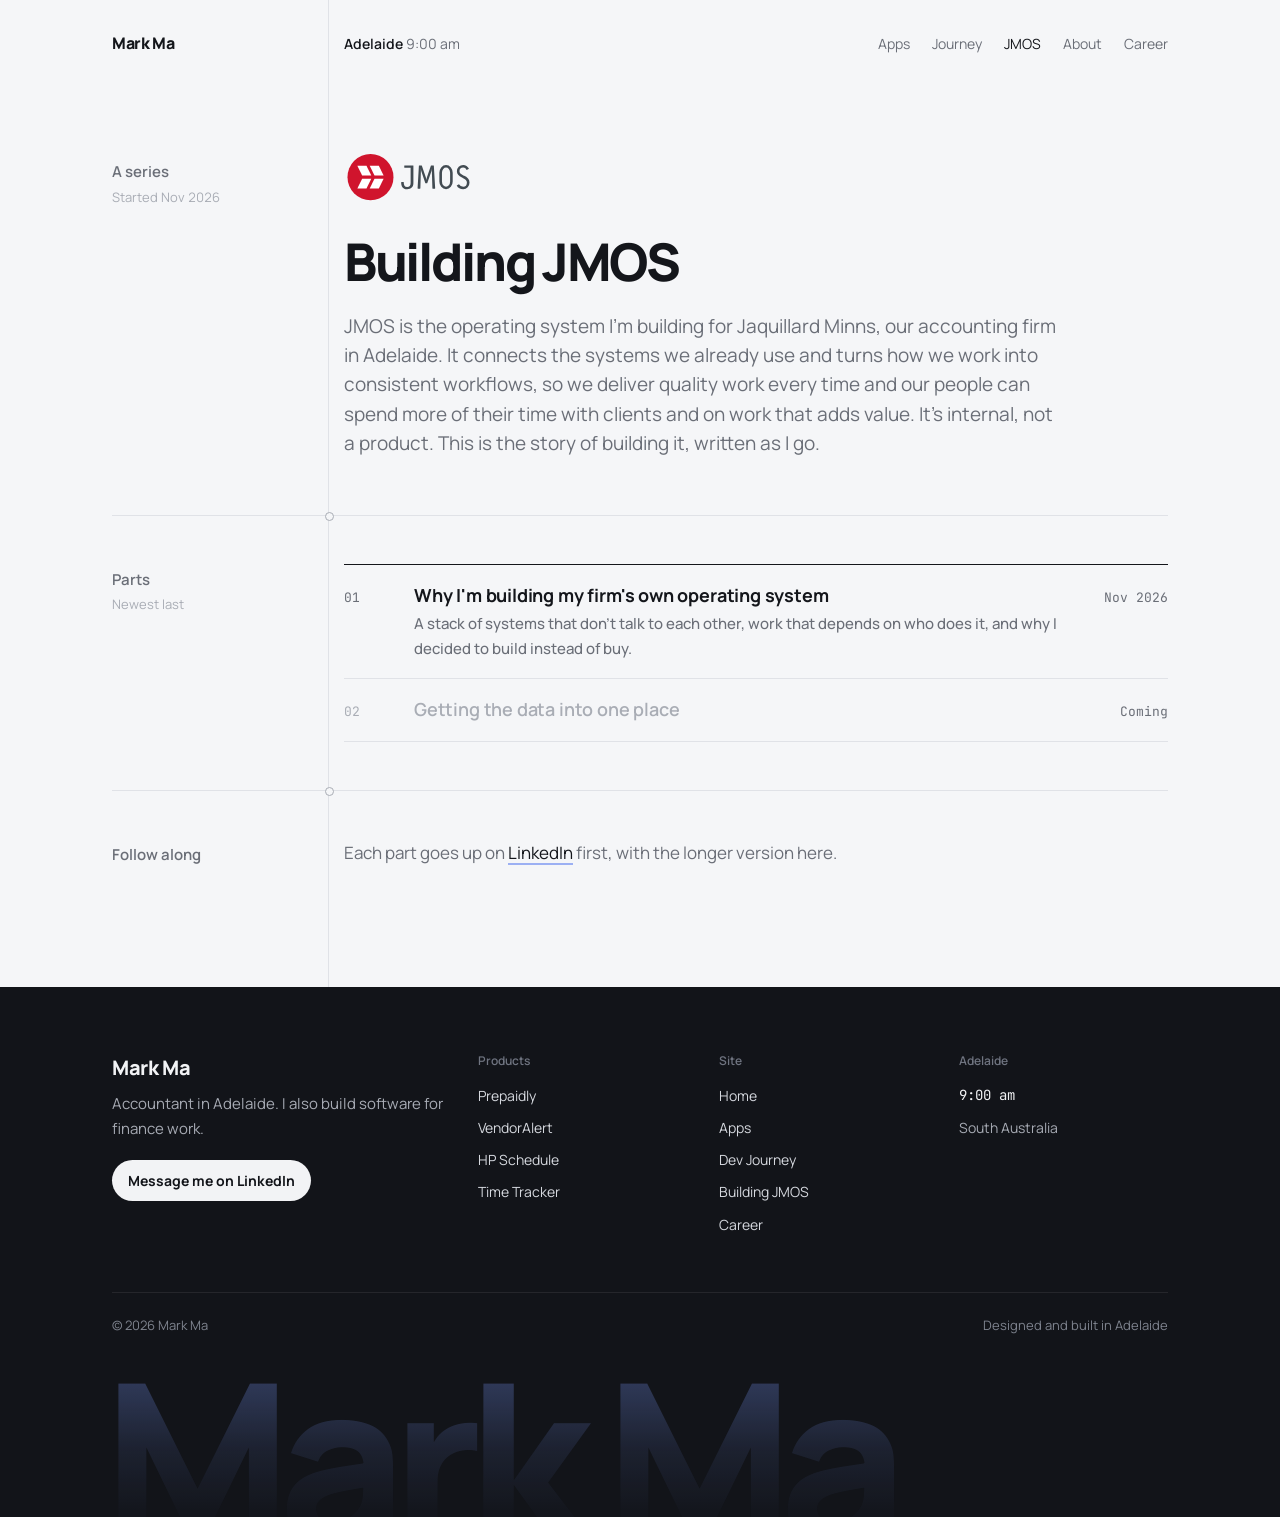
<file: jmos/index.html>
<!DOCTYPE html>
<html lang="en">
<head>
<meta charset="utf-8">
<!-- Google Analytics -->
<script async src="https://www.googletagmanager.com/gtag/js?id=G-ZWKECGRCG0"></script>
<script>window.dataLayer=window.dataLayer||[];function gtag(){dataLayer.push(arguments);}gtag('js',new Date());gtag('config','G-ZWKECGRCG0');</script>
<meta name="viewport" content="width=device-width, initial-scale=1">
<title>Building JMOS, by Mark Ma</title>
<link rel="icon" href="/favicon.ico?v=4" sizes="any">
<link rel="icon" type="image/png" sizes="32x32" href="/favicon-32.png?v=4">
<link rel="apple-touch-icon" href="/apple-touch-icon.png?v=4">
<meta name="description" content="A series about building JMOS, the operating system for Jaquillard Minns, an accounting firm in Adelaide. What we built, what worked, what broke.">
<meta property="og:type" content="website">
<meta property="og:url" content="https://markma.au/jmos/">
<meta property="og:title" content="Building JMOS, by Mark Ma">
<meta property="og:description" content="An accountant building his firm's own operating system, written up as it happens.">
<meta property="og:image" content="https://markma.au/og/jmos.jpg">
<meta property="og:image:width" content="1200">
<meta property="og:image:height" content="630">
<meta name="twitter:card" content="summary_large_image">
<link rel="canonical" href="https://markma.au/jmos/">
<link rel="preconnect" href="https://fonts.googleapis.com">
<link rel="preconnect" href="https://fonts.gstatic.com" crossorigin>
<link href="https://fonts.googleapis.com/css2?family=Manrope:wght@400;500;600;700;800&family=JetBrains+Mono:wght@400;500&display=swap" rel="stylesheet">
<link rel="stylesheet" href="/assets/writing.css?v=8">
</head>
<body>
<div class="page">

  <header>
    <a class="name" href="/">Mark Ma</a>
    <span class="where"><b>Adelaide</b> <span id="clock">&nbsp;</span></span>
    <nav aria-label="Main">
      <a href="/#apps">Apps</a>
      <a href="/#journey">Journey</a>
      <a href="/jmos/" aria-current="page">JMOS</a>
      <a href="/#about">About</a>
      <a href="/#career">Career</a>
    </nav>
  </header>

  <main>
    <div class="head">
      <p class="lbl">A series<small>Started Nov 2026</small></p>
      <div>
        <div class="series-logo"><picture><source srcset="/logos/jmos-dark.svg" media="(prefers-color-scheme: dark)"><img src="/logos/jmos.svg" alt="" width="130" height="54"></picture></div>
        <h1>Building JMOS</h1>
        <p class="stand">JMOS is the operating system I'm building for Jaquillard Minns, our accounting firm in Adelaide. It connects the systems we already use and turns how we work into consistent workflows, so we deliver quality work every time and our people can spend more of their time with clients and on work that adds value. It's internal, not a product. This is the story of building it, written as I go.</p>
      </div>
    </div>

    <section class="row">
      <h2>Parts<small>Newest last</small></h2>
      <div>
        <ol class="parts">
          <li>
            <span class="n">01</span>
            <span class="t"><a href="/jmos/why-build/">Why I'm building my firm's own operating system</a><span>A stack of systems that don't talk to each other, work that depends on who does it, and why I decided to build instead of buy.</span></span>
            <span class="d">Nov 2026</span>
          </li>
          <li class="soon">
            <span class="n">02</span>
            <span class="t">Getting the data into one place</span>
            <span class="d">Coming</span>
          </li>
        </ol>
      </div>
    </section>

    <section class="row">
      <h2>Follow along</h2>
      <p class="next">Each part goes up on <a href="https://www.linkedin.com/in/markma922/">LinkedIn</a> first, with the longer version here.</p>
    </section>
  </main>

  <footer class="dark">
    <div class="foot-top">
      <div class="foot-id">
        <b>Mark Ma</b>
        <p>Accountant in Adelaide. I also build software for finance work.</p>
        <a class="foot-cta" href="https://www.linkedin.com/in/markma922/">Message me on LinkedIn</a>
      </div>
      <nav class="foot-col" aria-label="Products">
        <h3>Products</h3>
        <a href="https://prepaidly.io">Prepaidly</a>
        <a href="https://vendoralert.com.au">VendorAlert</a>
        <a href="https://hpschedule.com/">HP Schedule</a>
        <a href="https://chromewebstore.google.com/detail/time-tracker/jjceiaiffpompakfbikfbhpecgkgpeoa">Time Tracker</a>
      </nav>
      <nav class="foot-col" aria-label="Site">
        <h3>Site</h3>
        <a href="/">Home</a>
        <a href="/#apps">Apps</a>
        <a href="/#journey">Dev Journey</a>
        <a href="/jmos/">Building JMOS</a>
        <a href="/#career">Career</a>
      </nav>
      <div class="foot-col">
        <h3>Adelaide</h3>
        <span class="foot-clock" id="footClock">&nbsp;</span>
        <span>South Australia</span>
      </div>
    </div>
    <div class="foot"><span>© 2026 Mark Ma</span><span>Designed and built in Adelaide</span></div>
    <div class="wordmark" aria-hidden="true">Mark Ma</div>
  </footer>

</div>
<script>
(function () {
  var a = document.getElementById('clock'), b = document.getElementById('footClock');
  function tick() {
    var t = '';
    try { t = new Intl.DateTimeFormat('en-AU', { timeZone: 'Australia/Adelaide', hour: 'numeric', minute: '2-digit' }).format(new Date()).toLowerCase(); } catch (e) {}
    if (a) a.textContent = t; if (b) b.textContent = t;
  }
  tick(); setInterval(tick, 30000);
})();
</script>
</body>
</html>
</file>
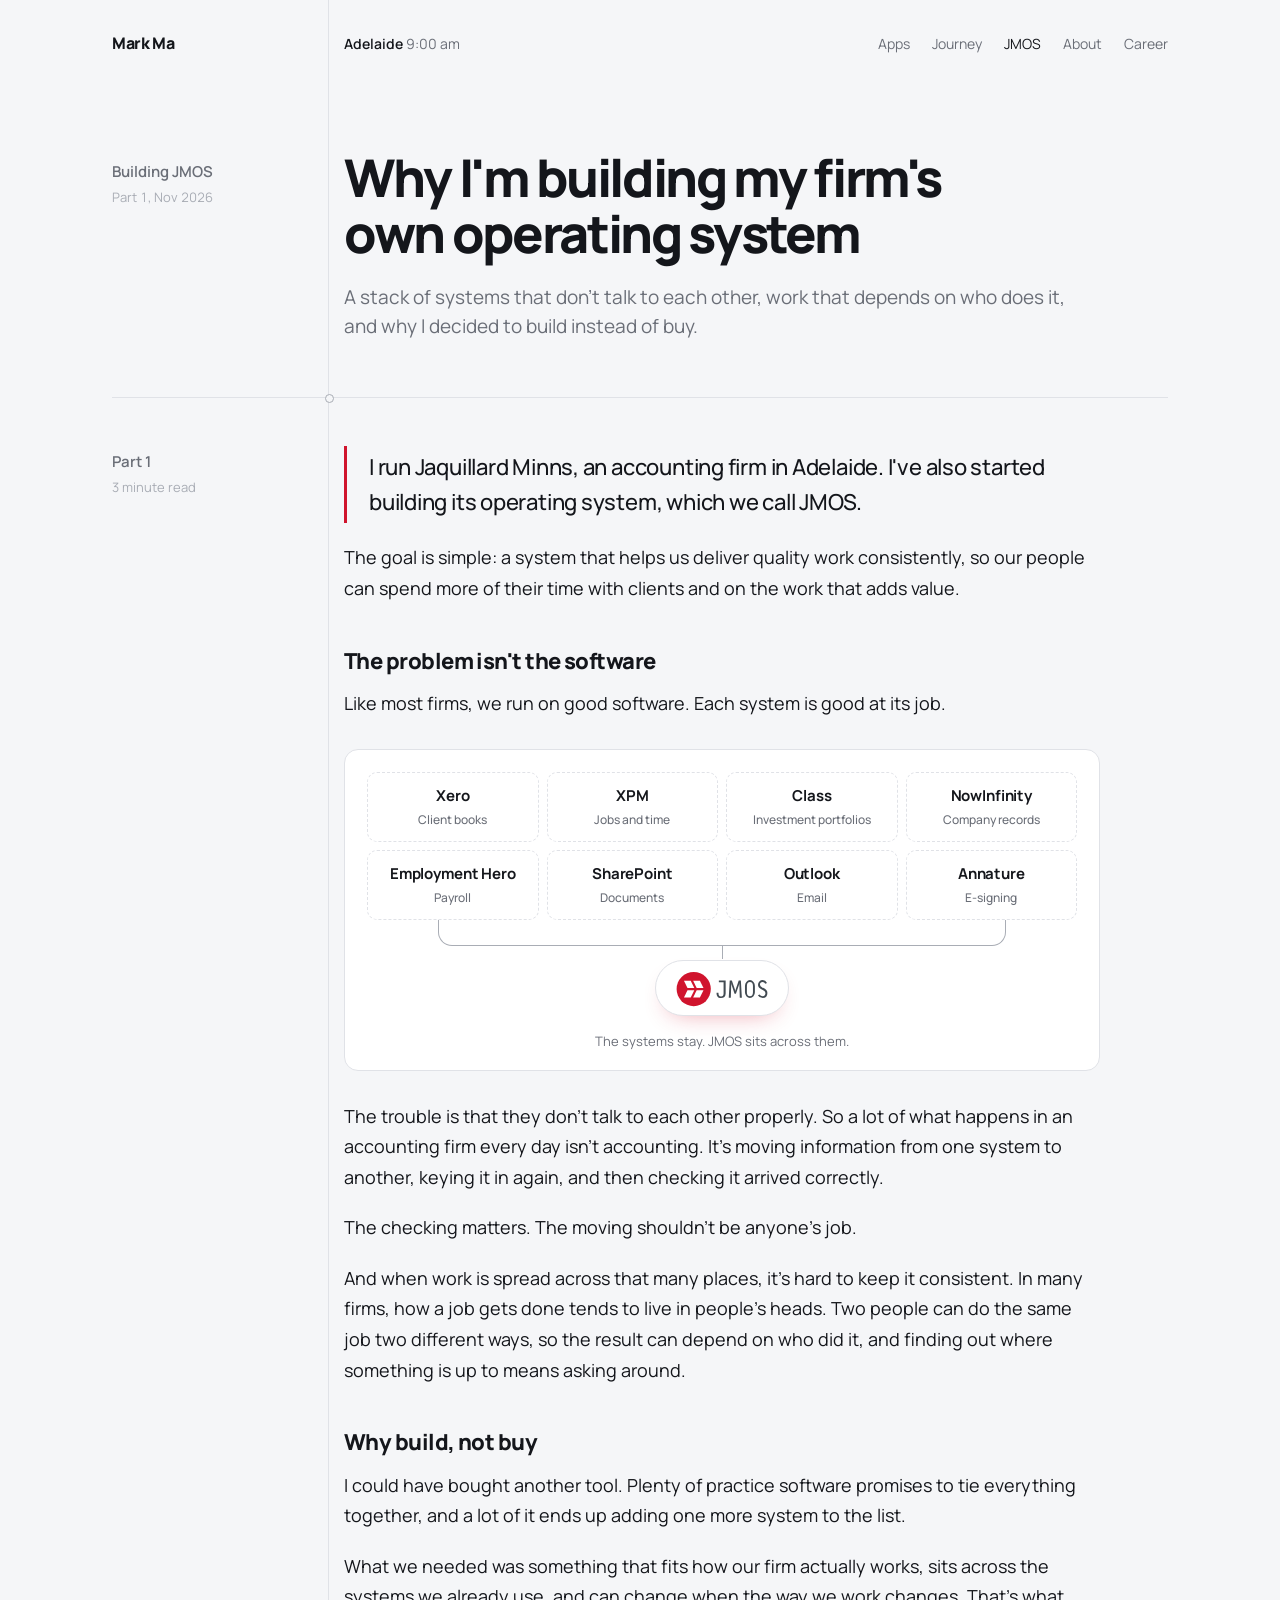
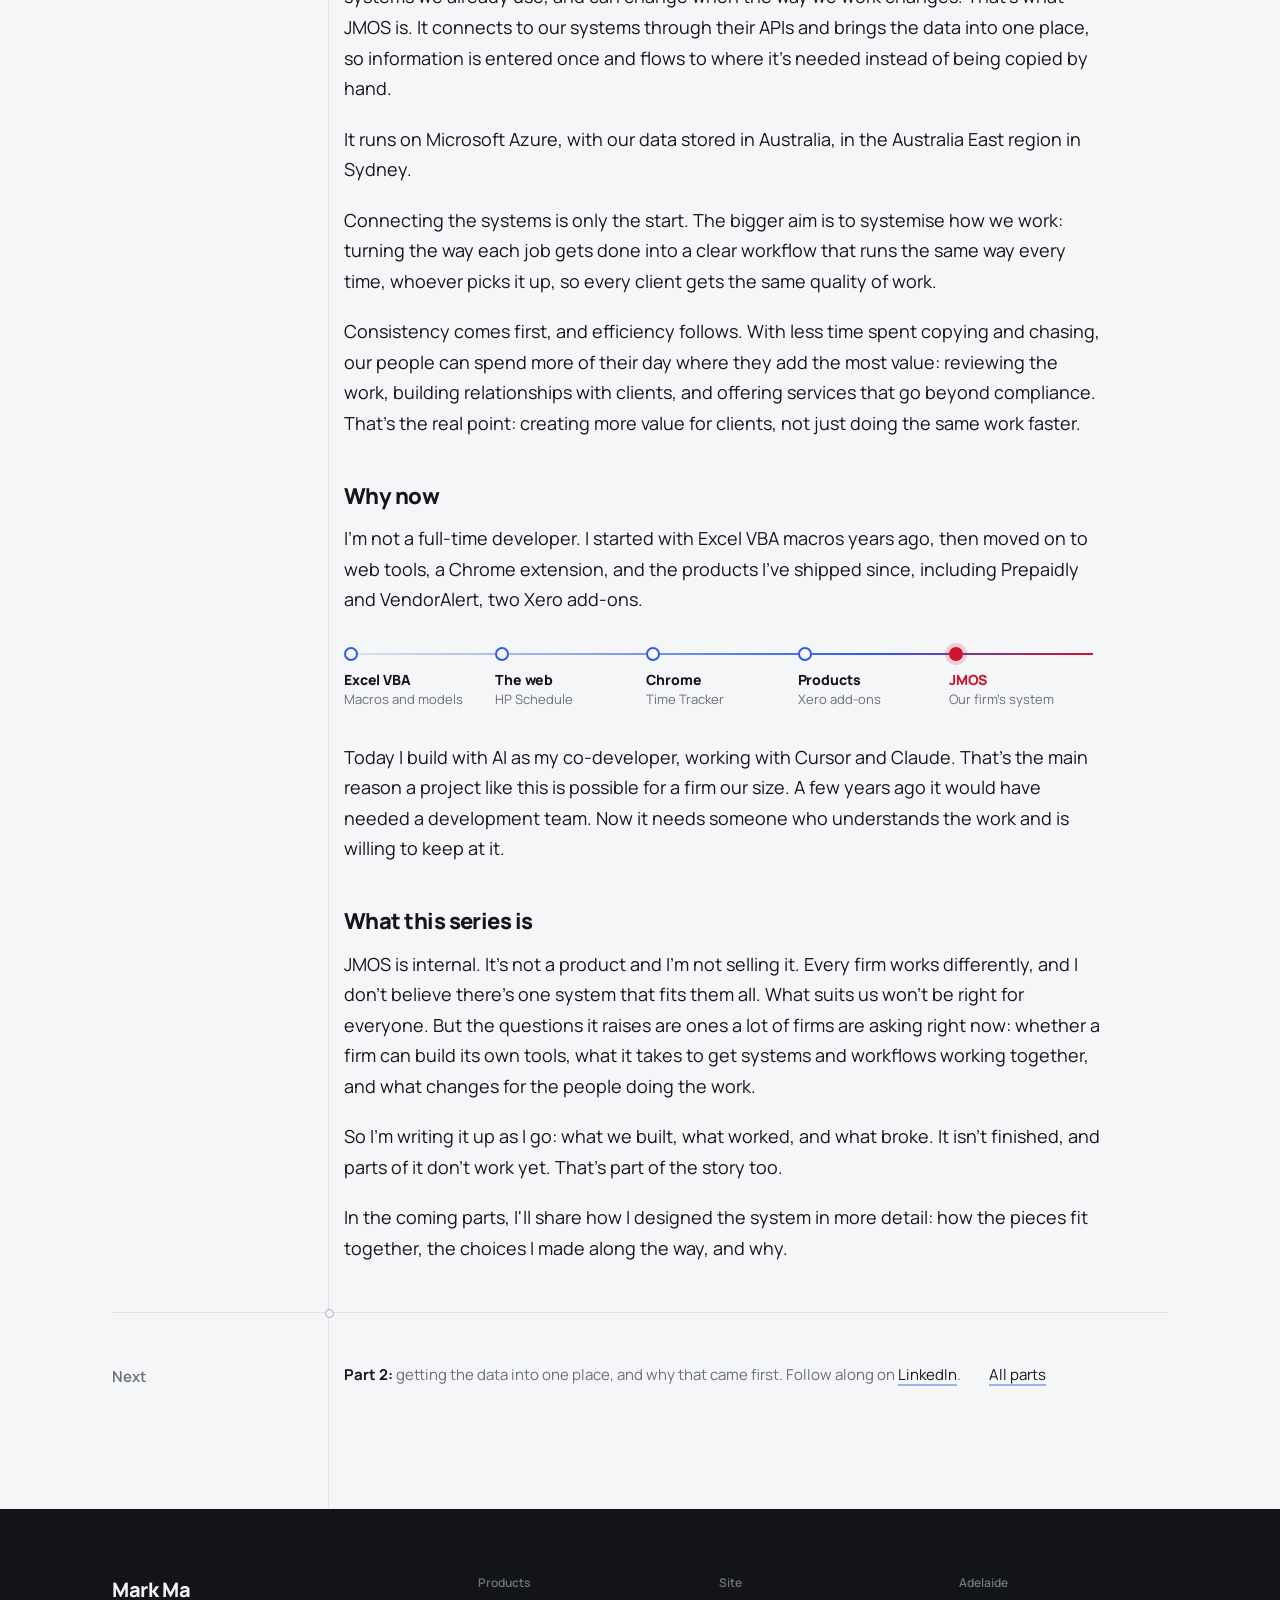
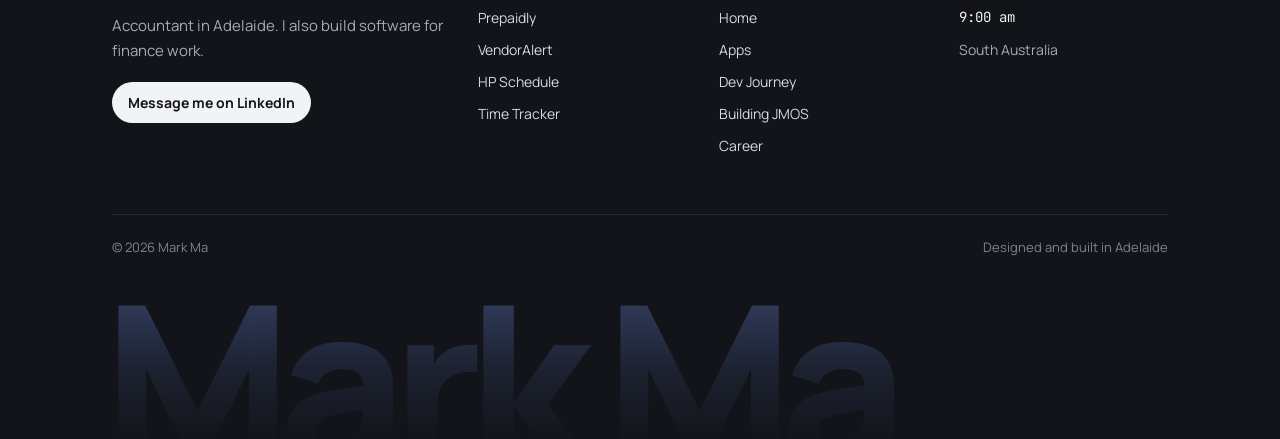
<file: jmos/why-build/index.html>
<!DOCTYPE html>
<html lang="en">
<head>
<meta charset="utf-8">
<!-- Google Analytics -->
<script async src="https://www.googletagmanager.com/gtag/js?id=G-ZWKECGRCG0"></script>
<script>window.dataLayer=window.dataLayer||[];function gtag(){dataLayer.push(arguments);}gtag('js',new Date());gtag('config','G-ZWKECGRCG0');</script>
<meta name="viewport" content="width=device-width, initial-scale=1">
<title>Why I'm building my firm's own operating system | Building JMOS, part 1</title>
<link rel="icon" href="/favicon.ico?v=4" sizes="any">
<link rel="icon" type="image/png" sizes="32x32" href="/favicon-32.png?v=4">
<link rel="apple-touch-icon" href="/apple-touch-icon.png?v=4">
<meta name="description" content="Part 1 of Building JMOS. A stack of systems that don't talk to each other, work that depends on who does it, and why I decided to build instead of buy.">
<meta property="og:type" content="article">
<meta property="og:url" content="https://markma.au/jmos/why-build/">
<meta property="og:title" content="Why I'm building my firm's own operating system">
<meta property="og:description" content="Part 1 of Building JMOS. A stack of systems that don't talk to each other, work that depends on who does it, and why I decided to build instead of buy.">
<meta property="og:image" content="https://markma.au/og/jmos-part-1.jpg">
<meta property="og:image:width" content="1200">
<meta property="og:image:height" content="630">
<meta name="twitter:card" content="summary_large_image">
<link rel="canonical" href="https://markma.au/jmos/why-build/">
<link rel="preconnect" href="https://fonts.googleapis.com">
<link rel="preconnect" href="https://fonts.gstatic.com" crossorigin>
<link href="https://fonts.googleapis.com/css2?family=Manrope:wght@400;500;600;700;800&family=JetBrains+Mono:wght@400;500&display=swap" rel="stylesheet">
<link rel="stylesheet" href="/assets/writing.css?v=8">
</head>
<body>
<div class="page">

  <header>
    <a class="name" href="/">Mark Ma</a>
    <span class="where"><b>Adelaide</b> <span id="clock">&nbsp;</span></span>
    <nav aria-label="Main">
      <a href="/#apps">Apps</a>
      <a href="/#journey">Journey</a>
      <a href="/jmos/" aria-current="page">JMOS</a>
      <a href="/#about">About</a>
      <a href="/#career">Career</a>
    </nav>
  </header>

  <main>
    <article>
      <div class="head">
        <p class="lbl"><a href="/jmos/" style="text-decoration:none;color:inherit">Building JMOS</a><small>Part 1, Nov 2026</small></p>
        <div>
          <h1>Why I'm building my firm's own operating system</h1>
          <p class="stand">A stack of systems that don't talk to each other, work that depends on who does it, and why I decided to build instead of buy.</p>
        </div>
      </div>

      <section class="row">
        <h2>Part 1<small>3 minute read</small></h2>
        <div class="prose">
          <p class="lead">I run Jaquillard Minns, an accounting firm in Adelaide. I've also started building its operating system, which we call JMOS.</p>
          <p>The goal is simple: a system that helps us deliver quality work consistently, so our people can spend more of their time with clients and on the work that adds value.</p>

          <h2>The problem isn't the software</h2>
          <p>Like most firms, we run on good software. Each system is good at its job.</p>

          <figure class="stack">
            <ul>
              <li>Xero<small>Client books</small></li>
              <li>XPM<small>Jobs and time</small></li>
              <li>Class<small>Investment portfolios</small></li>
              <li>NowInfinity<small>Company records</small></li>
              <li>Employment Hero<small>Payroll</small></li>
              <li>SharePoint<small>Documents</small></li>
              <li>Outlook<small>Email</small></li>
              <li>Annature<small>E-signing</small></li>
            </ul>
            <div class="join" aria-hidden="true"></div>
            <div class="hub"><picture><source srcset="/logos/jmos-dark.svg" media="(prefers-color-scheme: dark)"><img src="/logos/jmos.svg" alt="JMOS" width="110" height="46"></picture></div>
            <figcaption>The systems stay. JMOS sits across them.</figcaption>
          </figure>

          <p>The trouble is that they don't talk to each other properly. So a lot of what happens in an accounting firm every day isn't accounting. It's moving information from one system to another, keying it in again, and then checking it arrived correctly.</p>
          <p>The checking matters. The moving shouldn't be anyone's job.</p>
          <p>And when work is spread across that many places, it's hard to keep it consistent. In many firms, how a job gets done tends to live in people's heads. Two people can do the same job two different ways, so the result can depend on who did it, and finding out where something is up to means asking around.</p>

          <h2>Why build, not buy</h2>
          <p>I could have bought another tool. Plenty of practice software promises to tie everything together, and a lot of it ends up adding one more system to the list.</p>
          <p>What we needed was something that fits how our firm actually works, sits across the systems we already use, and can change when the way we work changes. That's what JMOS is. It connects to our systems through their APIs and brings the data into one place, so information is entered once and flows to where it's needed instead of being copied by hand.</p>
          <p>It runs on Microsoft Azure, with our data stored in Australia, in the Australia East region in Sydney.</p>
          <p>Connecting the systems is only the start. The bigger aim is to systemise how we work: turning the way each job gets done into a clear workflow that runs the same way every time, whoever picks it up, so every client gets the same quality of work.</p>
          <p>Consistency comes first, and efficiency follows. With less time spent copying and chasing, our people can spend more of their day where they add the most value: reviewing the work, building relationships with clients, and offering services that go beyond compliance. That's the real point: creating more value for clients, not just doing the same work faster.</p>

          <h2>Why now</h2>
          <p>I'm not a full-time developer. I started with Excel VBA macros years ago, then moved on to web tools, a Chrome extension, and the products I've shipped since, including Prepaidly and VendorAlert, two Xero add-ons.</p>
          <figure class="path" aria-label="From Excel VBA to JMOS">
            <ol>
              <li><b>Excel VBA</b><span>Macros and models</span></li>
              <li><b>The web</b><span>HP Schedule</span></li>
              <li><b>Chrome</b><span>Time Tracker</span></li>
              <li><b>Products</b><span>Xero add-ons</span></li>
              <li class="now"><b>JMOS</b><span>Our firm's system</span></li>
            </ol>
          </figure>
          <p>Today I build with AI as my co-developer, working with Cursor and Claude. That's the main reason a project like this is possible for a firm our size. A few years ago it would have needed a development team. Now it needs someone who understands the work and is willing to keep at it.</p>

          <h2>What this series is</h2>
          <p>JMOS is internal. It's not a product and I'm not selling it. Every firm works differently, and I don't believe there's one system that fits them all. What suits us won't be right for everyone. But the questions it raises are ones a lot of firms are asking right now: whether a firm can build its own tools, what it takes to get systems and workflows working together, and what changes for the people doing the work.</p>
          <p>So I'm writing it up as I go: what we built, what worked, and what broke. It isn't finished, and parts of it don't work yet. That's part of the story too.</p>
          <p>In the coming parts, I'll share how I designed the system in more detail: how the pieces fit together, the choices I made along the way, and why.</p>
        </div>
      </section>

      <section class="row">
        <h2>Next</h2>
        <div class="after">
          <span class="next"><b>Part 2:</b> getting the data into one place, and why that came first. Follow along on <a href="https://www.linkedin.com/in/markma922/">LinkedIn</a>.</span>
          <a href="/jmos/">All parts</a>
        </div>
      </section>
    </article>
  </main>

  <footer class="dark">
    <div class="foot-top">
      <div class="foot-id">
        <b>Mark Ma</b>
        <p>Accountant in Adelaide. I also build software for finance work.</p>
        <a class="foot-cta" href="https://www.linkedin.com/in/markma922/">Message me on LinkedIn</a>
      </div>
      <nav class="foot-col" aria-label="Products">
        <h3>Products</h3>
        <a href="https://prepaidly.io">Prepaidly</a>
        <a href="https://vendoralert.com.au">VendorAlert</a>
        <a href="https://hpschedule.com/">HP Schedule</a>
        <a href="https://chromewebstore.google.com/detail/time-tracker/jjceiaiffpompakfbikfbhpecgkgpeoa">Time Tracker</a>
      </nav>
      <nav class="foot-col" aria-label="Site">
        <h3>Site</h3>
        <a href="/">Home</a>
        <a href="/#apps">Apps</a>
        <a href="/#journey">Dev Journey</a>
        <a href="/jmos/">Building JMOS</a>
        <a href="/#career">Career</a>
      </nav>
      <div class="foot-col">
        <h3>Adelaide</h3>
        <span class="foot-clock" id="footClock">&nbsp;</span>
        <span>South Australia</span>
      </div>
    </div>
    <div class="foot"><span>© 2026 Mark Ma</span><span>Designed and built in Adelaide</span></div>
    <div class="wordmark" aria-hidden="true">Mark Ma</div>
  </footer>

</div>
<script>
(function () {
  var a = document.getElementById('clock'), b = document.getElementById('footClock');
  function tick() {
    var t = '';
    try { t = new Intl.DateTimeFormat('en-AU', { timeZone: 'Australia/Adelaide', hour: 'numeric', minute: '2-digit' }).format(new Date()).toLowerCase(); } catch (e) {}
    if (a) a.textContent = t; if (b) b.textContent = t;
  }
  tick(); setInterval(tick, 30000);
})();
</script>
</body>
</html>
</file>
<file: assets/writing.css>
/* Mark Ma, writing pages (Building JMOS series).
   Same tokens, header and footer as the home page; a quieter reading layout:
   label column for the part number and date, text column for the article. */
:root {
  --bg: #F5F6F8; --paper: #FFFFFF; --ink: #14161B; --muted: #6A6E77; --faint: #A9ADB5; --line: #E0E2E7;
  --pen: #2F5BEA; --night: #121419;
  --sans: "Manrope", -apple-system, BlinkMacSystemFont, "Helvetica Neue", Arial, sans-serif;
  --mono: "JetBrains Mono", ui-monospace, Menlo, monospace;
  --label: 180px;
  color-scheme: light;
}
@media (prefers-color-scheme: dark) {
  :root { --night: #08090B; --bg: #0F1013; --paper: #191B20; --ink: #ECEDEF; --muted: #9A9EA7; --faint: #5C606A; --line: #262930; --pen: #7C9BFF; color-scheme: dark; }
}

* { box-sizing: border-box; }
html { -webkit-text-size-adjust: 100%; overflow-x: clip; }
body { margin: 0; background: var(--bg); color: var(--ink); font-family: var(--sans); font-size: 17px; line-height: 1.65; -webkit-font-smoothing: antialiased; overflow-x: clip; }
::selection { background: color-mix(in srgb, var(--pen) 22%, transparent); }
a { color: var(--ink); text-decoration: underline; text-decoration-color: color-mix(in srgb, var(--pen) 45%, transparent); text-underline-offset: 4px; text-decoration-thickness: 2px; }
a:hover { text-decoration-color: var(--pen); }
a:focus-visible { outline: 2px solid var(--pen); outline-offset: 3px; border-radius: 6px; }
h1, h2, h3, p { margin: 0; }

.page { max-width: 960px; margin: 0 auto; padding: 0 32px; position: relative; }
.page::before { content: ""; position: absolute; top: 0; bottom: 0; left: calc(32px + var(--label) + 16px); width: 1px; background: var(--line); pointer-events: none; }

header { display: grid; grid-template-columns: var(--label) 1fr auto; gap: 32px; align-items: baseline; padding: 30px 0; font-size: 14px; position: relative; z-index: 1; }
header .name { font-weight: 800; font-size: 16px; letter-spacing: -0.02em; text-decoration: none; }
header .where { color: var(--muted); font-variant-numeric: tabular-nums; }
header .where b { font-weight: 600; color: var(--ink); }
header nav { display: flex; gap: 22px; }
header nav a { text-decoration: none; color: var(--muted); }
header nav a:hover, header nav a[aria-current] { color: var(--ink); }

/* Title block */
.head { display: grid; grid-template-columns: var(--label) 1fr; gap: 32px; padding: 64px 0 56px; position: relative; z-index: 1; }
.head .lbl { font-size: 15px; font-weight: 600; color: var(--muted); padding-top: 10px; }
.head .lbl small { display: block; font-weight: 400; color: var(--faint); font-size: 13px; margin-top: 2px; font-variant-numeric: tabular-nums; }
.head h1 { font-size: clamp(34px, 4.8vw, 52px); font-weight: 800; line-height: 1.06; letter-spacing: -0.045em; text-wrap: balance; max-width: 15em; }
.head .stand { font-size: 19px; color: var(--muted); line-height: 1.55; margin-top: 22px; max-width: 32em; }

/* Article */
.row { display: grid; grid-template-columns: var(--label) 1fr; gap: 32px; padding: 48px 0; border-top: 1px solid var(--line); position: relative; }
.row::before { content: ""; position: absolute; top: -4px; left: calc(var(--label) + 16px - 3.5px); width: 7px; height: 7px; border-radius: 50%; background: var(--bg); border: 1px solid var(--faint); }
.row > h2 { font-size: 15px; font-weight: 600; color: var(--muted); padding-top: 4px; }
.row > h2 small { display: block; font-weight: 400; color: var(--faint); font-size: 13px; margin-top: 2px; }

.prose { max-width: 36em; font-size: 18px; line-height: 1.7; }
.prose p + p { margin-top: 1.1em; }
.prose h2 { font-size: 22px; font-weight: 800; letter-spacing: -0.025em; line-height: 1.25; margin: 2em 0 0.6em; }
.prose h2:first-child { margin-top: 0; }
.prose .lead { font-size: 22px; line-height: 1.55; letter-spacing: -0.01em; font-weight: 500; padding: 4px 0 4px 22px; border-left: 3px solid #D0142D; }

/* Figure: the systems we run on */
.stack { margin: 2em 0; padding: 22px 22px 18px; background: var(--paper); border: 1px solid var(--line); border-radius: 14px; font-size: 15px; }
.stack ul { list-style: none; margin: 0; padding: 0; display: grid; grid-template-columns: repeat(5, 1fr); gap: 8px; }
.stack li { padding: 10px 8px; border-radius: 10px; border: 1px dashed var(--line); text-align: center; font-weight: 700; letter-spacing: -0.01em; }
.stack li small { display: block; font-weight: 500; font-size: 12px; color: var(--muted); margin-top: 2px; letter-spacing: 0; }
.stack .join { height: 26px; margin: 0 10%; border: 1px solid var(--faint); border-top: 0; border-radius: 0 0 14px 14px; position: relative; }
.stack .join::after { content: ""; position: absolute; left: 50%; bottom: -14px; width: 1px; height: 14px; background: var(--faint); }
.stack .hub { width: fit-content; margin: 14px auto 0; padding: 8px 18px; border-radius: 999px; background: var(--pen); color: #fff; font-weight: 800; letter-spacing: -0.01em; }
.stack figcaption { margin-top: 14px; font-size: 13px; color: var(--muted); text-align: center; }
@media (max-width: 620px) {
  .stack ul { grid-template-columns: repeat(2, 1fr); }
  .stack li:last-child { grid-column: 1 / -1; }
  .stack .join { margin: 0 25%; }
}

/* Series list */
.parts { list-style: none; margin: 0; padding: 0; font-variant-numeric: tabular-nums; }
.parts li { display: grid; grid-template-columns: 54px 1fr auto; gap: 16px; align-items: baseline; padding: 16px 0; border-bottom: 1px solid var(--line); }
.parts li:first-child { border-top: 1px solid var(--ink); }
.parts .n { font-family: var(--mono); font-size: 13px; color: var(--muted); }
.parts .t { font-weight: 700; letter-spacing: -0.01em; font-size: 18px; }
.parts .t a { text-decoration: none; }
.parts .t a:hover { text-decoration: underline; text-decoration-color: var(--pen); }
.parts .t span { display: block; font-weight: 500; font-size: 15px; color: var(--muted); margin-top: 2px; letter-spacing: 0; }
.parts .d { font-family: var(--mono); font-size: 13px; color: var(--muted); white-space: nowrap; }
.parts li.soon .t, .parts li.soon .n { color: var(--faint); }
.parts li.soon .t { font-weight: 600; }

/* End of article */
.after { display: flex; flex-wrap: wrap; gap: 12px 28px; align-items: center; font-size: 15px; }
.btn { display: inline-block; padding: 10px 18px; border-radius: 999px; background: var(--ink); color: var(--bg); font-size: 14px; font-weight: 700; text-decoration: none; }
.btn:hover { opacity: .88; }
.next { color: var(--muted); }
.next b { color: var(--ink); font-weight: 700; }

/* Footer, same as home */
footer.dark { margin: 72px calc(50% - 50vw) 0; padding: 0 calc(50vw - 50%); color: #A7ABB4; background: var(--night); position: relative; overflow: hidden; }
.foot-top { display: grid; grid-template-columns: 1.6fr 1fr 1fr 1fr; gap: 32px; padding-top: 64px; position: relative; z-index: 1; }
.foot-id b { display: block; color: #F2F3F5; font-size: 20px; font-weight: 800; letter-spacing: -0.02em; }
.foot-id p { margin: 8px 0 0; color: #A7ABB4; font-size: 15px; max-width: 24em; }
.foot-cta { display: inline-block; margin-top: 18px; padding: 9px 16px; border-radius: 999px; background: #F2F3F5; color: #121419; font-size: 14px; font-weight: 700; text-decoration: none; }
.foot-col { display: flex; flex-direction: column; gap: 9px; font-size: 14px; }
.foot-col h3 { margin: 0 0 4px; font-size: 12px; font-weight: 600; color: #6F7480; }
.foot-col a { color: #D5D8DE; text-decoration: none; width: fit-content; }
.foot-col a:hover { color: #FFFFFF; text-decoration: underline; text-decoration-color: #7C9BFF; }
.foot-clock { color: #F2F3F5; font-family: var(--mono); font-variant-numeric: tabular-nums; }
.foot { display: flex; justify-content: space-between; gap: 16px; flex-wrap: wrap; font-size: 13px; color: #7E838E; padding: 22px 0 0; margin-top: 56px; border-top: 1px solid rgba(255,255,255,0.08); position: relative; z-index: 1; }
.wordmark { font-size: clamp(90px, 21vw, 220px); font-weight: 800; letter-spacing: -0.065em; line-height: 0.78; white-space: nowrap; user-select: none; color: transparent; background: linear-gradient(180deg, rgba(124,155,255,0.30) 0%, rgba(124,155,255,0.10) 45%, rgba(124,155,255,0.02) 80%); -webkit-background-clip: text; background-clip: text; margin: 36px 0 -0.12em -0.04em; }

@media (max-width: 780px) {
  :root { --label: 0px; }
  .page::before, .row::before { display: none; }
  header { grid-template-columns: 1fr auto; }
  header nav { display: none; }
  .head, .row { grid-template-columns: 1fr; gap: 14px; }
  .head { padding: 40px 0 44px; }
  .head .lbl { padding-top: 0; }
  .row { padding: 40px 0; }
  .prose { font-size: 17px; }
  .foot-top { grid-template-columns: 1fr 1fr; gap: 28px 20px; }
  .foot-id { grid-column: 1 / -1; }
}
@media (max-width: 420px) {
  .page { padding: 0 20px; }
  header .where { display: none; }
  .parts li { grid-template-columns: 40px 1fr; }
  .parts .d { grid-column: 2; }
}

/* JMOS logo */
.on-dark { display: none; }
@media (prefers-color-scheme: dark) { .on-light { display: none; } .on-dark { display: inline-block; } }
.series-logo { margin-bottom: 22px; }
.series-logo img { height: 54px; width: auto; }
.stack ul { display: flex; flex-wrap: wrap; justify-content: center; }
.stack li { flex: 0 1 calc(25% - 6px); }
.stack .hub { background: var(--paper); border: 1px solid var(--line); padding: 8px 18px 6px; box-shadow: 0 10px 24px -14px rgba(208,20,45,.45); }
.stack .hub img { height: 40px; width: auto; display: block; }
@media (max-width: 620px) { .stack li, .stack li:last-child { flex-basis: calc(50% - 4px); grid-column: auto; } }
.stack li { padding: 10px 4px; white-space: nowrap; }
.stack li small { white-space: normal; }

/* Figure: entered once */
.flow { margin: 2em 0; display: grid; grid-template-columns: 1fr 1fr; gap: 14px; font-size: 15px; }
.flow-col { background: var(--paper); border: 1px solid var(--line); border-radius: 14px; padding: 18px 18px 16px; display: flex; flex-direction: column; }
.flow-col.is-jmos { border-color: color-mix(in srgb, #D0142D 30%, var(--line)); box-shadow: 0 16px 36px -26px rgba(208,20,45,.5); }
.flow-h { font-size: 13px; font-weight: 700; color: var(--muted); }
.is-jmos .flow-h { color: #D0142D; }
.flow-src { margin-top: 8px; font-weight: 700; letter-spacing: -0.01em; padding: 9px 12px; border-radius: 10px; background: var(--bg); border: 1px solid var(--line); }
.flow-hub { display: flex; align-items: center; gap: 10px; margin: 10px 0 0; padding-left: 12px; position: relative; }
.flow-hub img { height: 28px; width: auto; display: block; }
.flow-hub span { font-size: 13px; color: var(--muted); }
.flow-list { list-style: none; margin: 10px 0 0; padding: 0 0 0 12px; border-left: 1px dashed var(--faint); margin-left: 12px; }
.flow-list li { display: flex; justify-content: space-between; gap: 10px; padding: 7px 0 7px 12px; border-bottom: 1px solid var(--line); position: relative; }
.flow-list li::before { content: ""; position: absolute; left: -13px; top: 50%; width: 12px; height: 1px; background: var(--faint); }
.flow-list li:last-child { border-bottom: 0; }
.flow-list span { color: var(--red, #E5484D); font-size: 13px; font-family: var(--mono); }
.flow-list span.ok { color: #12805C; }
.flow-list span.ok::before { content: "✓ "; }
.flow-foot { margin-top: auto; padding-top: 12px; font-size: 13px; color: var(--muted); line-height: 1.45; }
.flow-foot b { color: var(--ink); }
.flow figcaption { grid-column: 1 / -1; font-size: 13px; color: var(--muted); text-align: center; }
@media (prefers-color-scheme: dark) { .flow-list span.ok { color: #3DD68C; } .flow-list span { color: #FF6B6F; } }
@media (max-width: 620px) { .flow { grid-template-columns: 1fr; } }

/* Figure: the path to JMOS */
.path { margin: 1.8em 0; }
.path ol { list-style: none; margin: 0; padding: 0; display: grid; grid-template-columns: repeat(5, 1fr); position: relative; counter-reset: s; }
.path ol::before { content: ""; position: absolute; left: 7px; right: 7px; top: 6px; height: 2px; background: linear-gradient(90deg, var(--line), var(--pen) 70%, #D0142D); }
.path li { position: relative; padding: 24px 8px 0 0; font-size: 14px; line-height: 1.35; }
.path li::before { content: ""; position: absolute; left: 0; top: 0; width: 14px; height: 14px; border-radius: 50%; background: var(--bg); border: 2px solid var(--pen); box-sizing: border-box; }
.path li b { display: block; font-weight: 800; letter-spacing: -0.01em; }
.path li span { color: var(--muted); font-size: 13px; }
.path li.now::before { background: #D0142D; border-color: #D0142D; box-shadow: 0 0 0 4px color-mix(in srgb, #D0142D 18%, transparent); }
.path li.now b { color: #D0142D; }
@media (max-width: 620px) {
  .path ol { grid-template-columns: 1fr; gap: 14px; padding-left: 26px; }
  .path ol::before { left: 6px; right: auto; top: 7px; bottom: 7px; width: 2px; height: auto; background: linear-gradient(180deg, var(--line), var(--pen) 70%, #D0142D); }
  .path li { padding: 0; }
  .path li::before { left: -26px; top: 2px; }
}

@media (min-width: 1200px) { :root { --label: 200px; } .page { max-width: 1120px; } }
@media (min-width: 1200px) { .prose { max-width: 42em; } .head h1 { max-width: 18em; } .head .stand { max-width: 38em; } }
</file>
